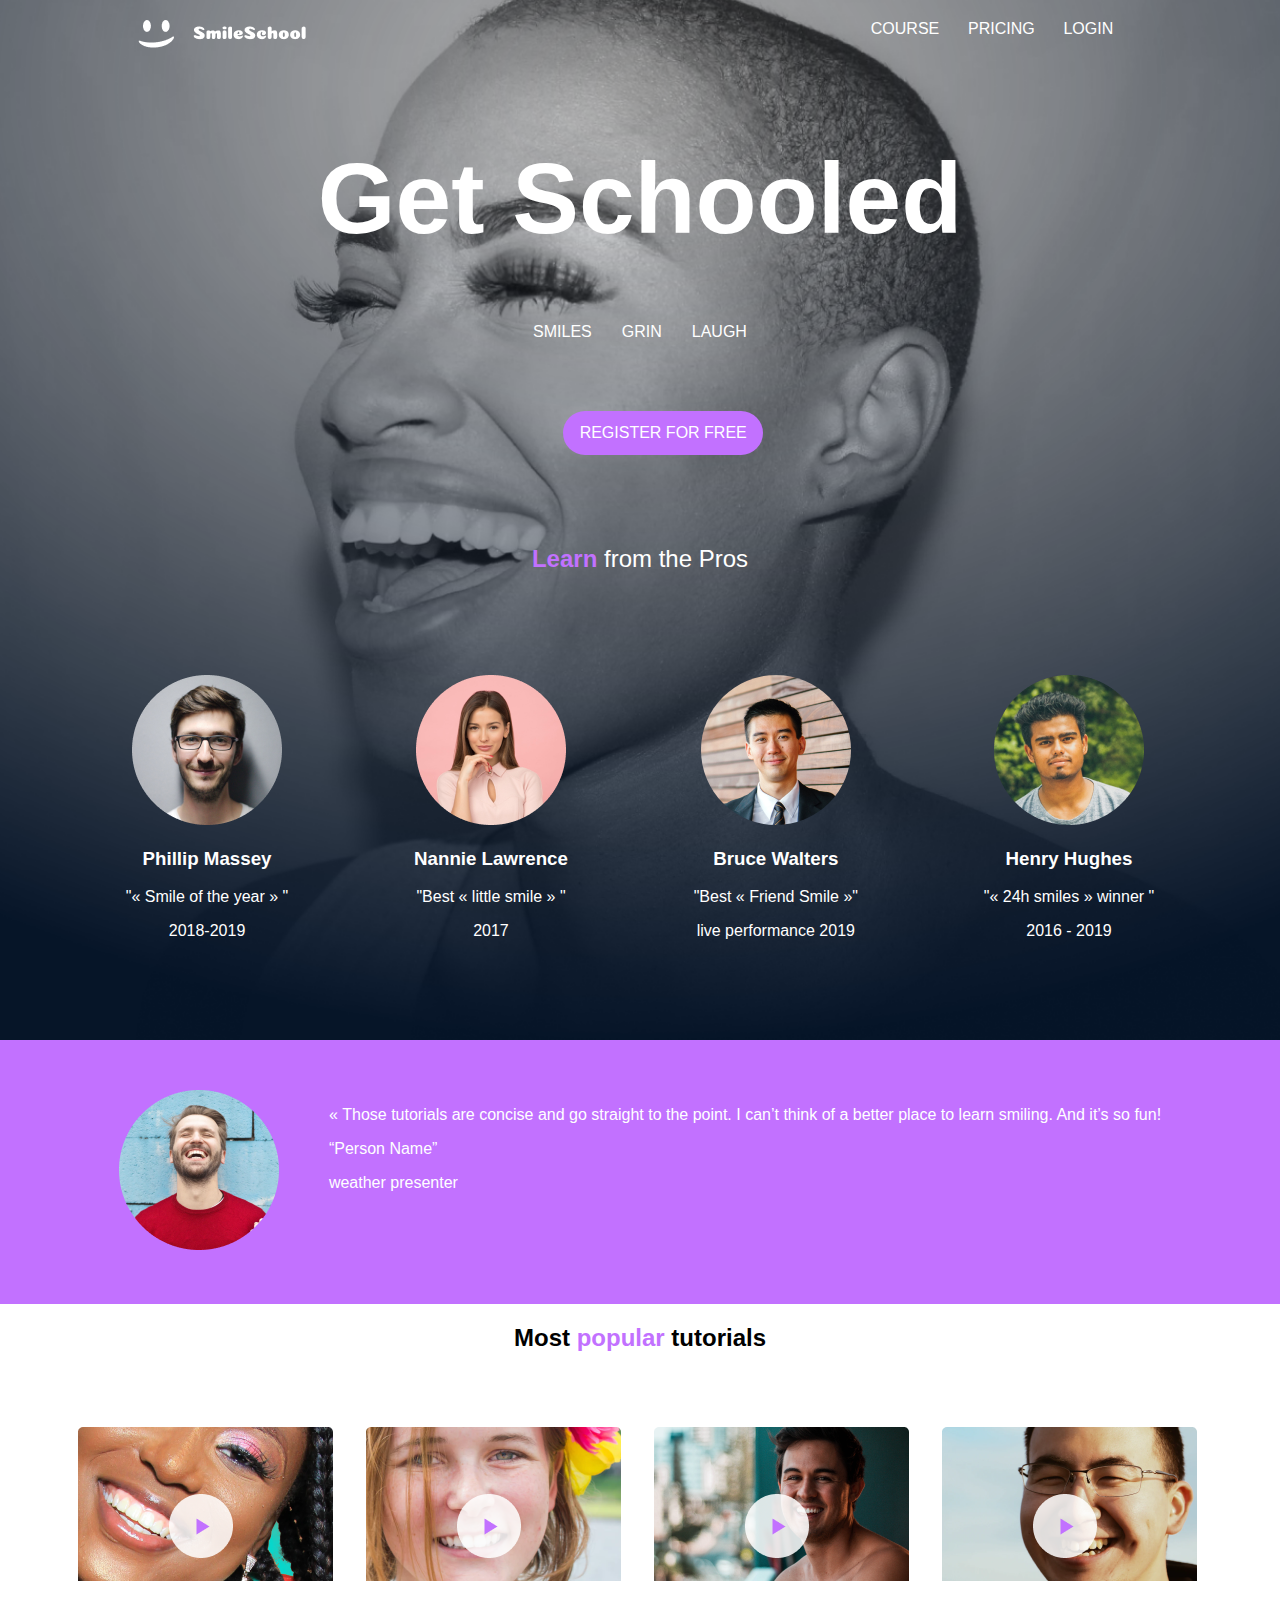
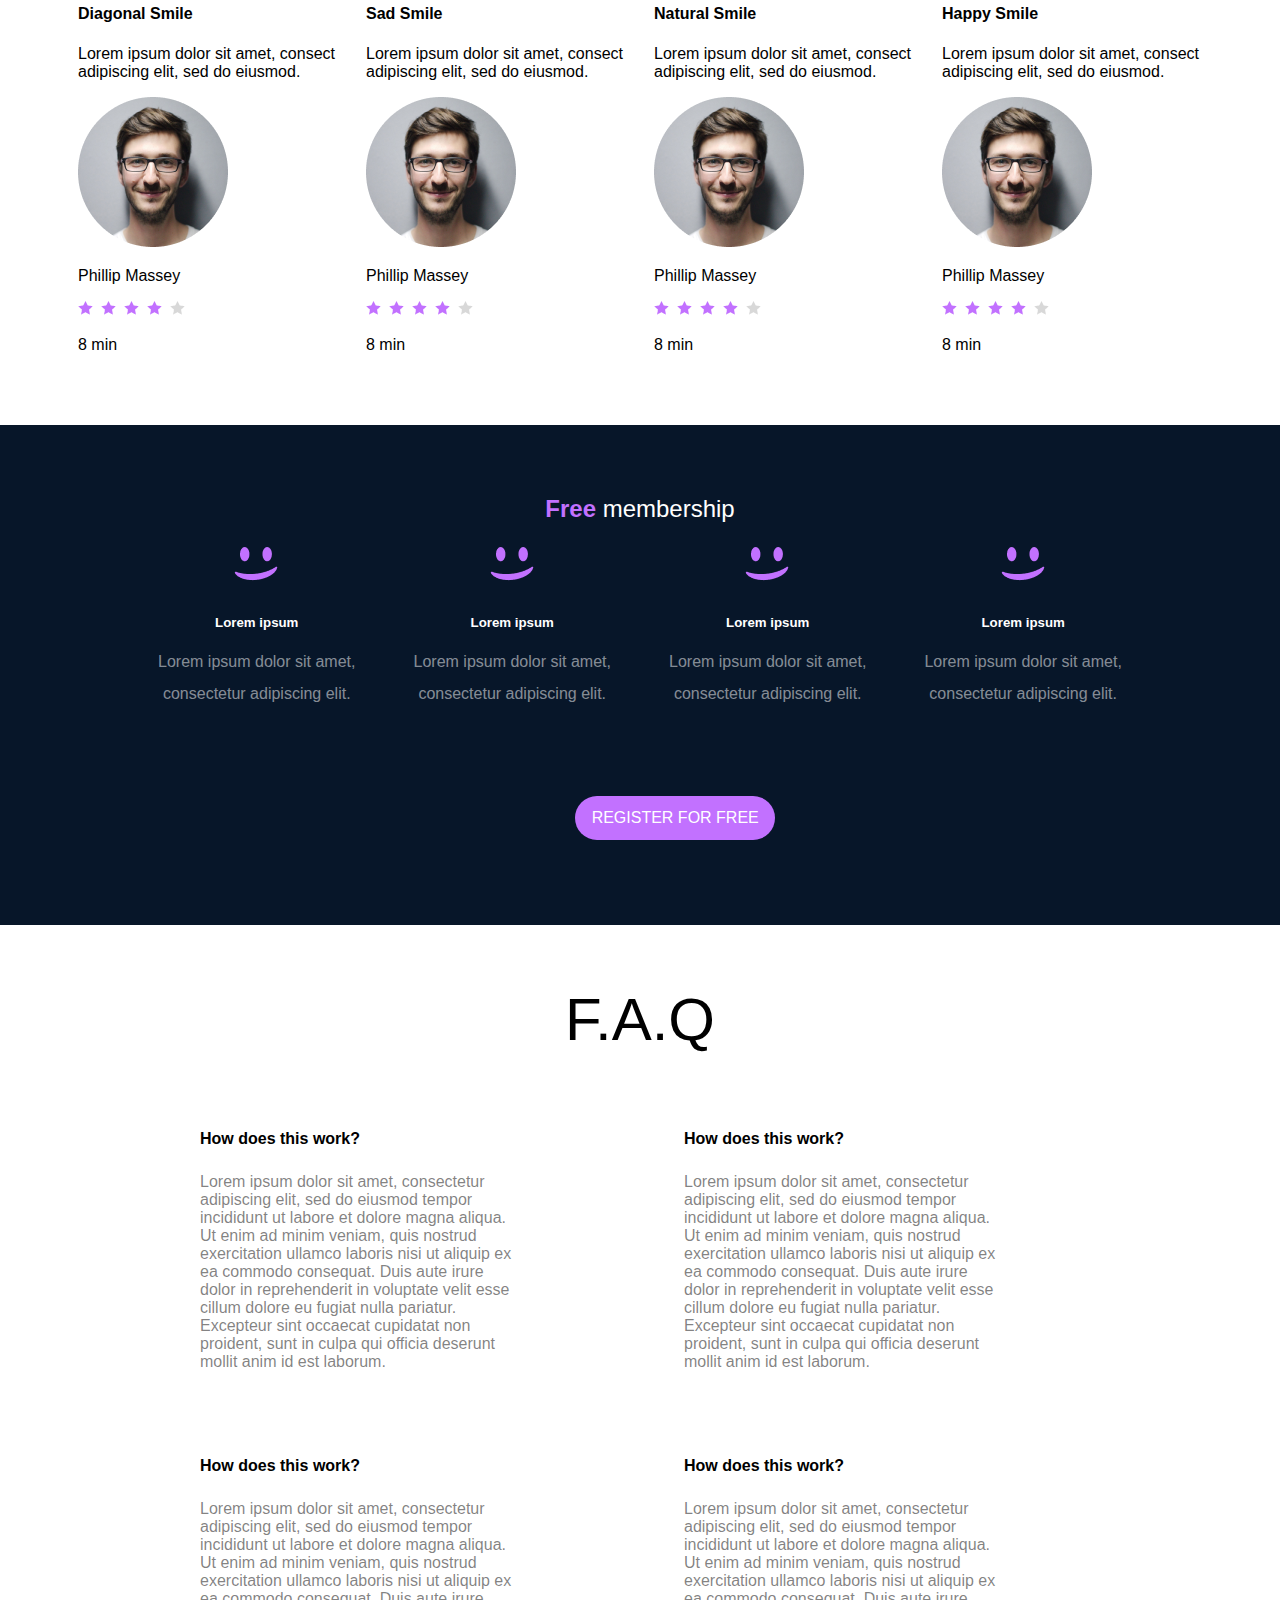
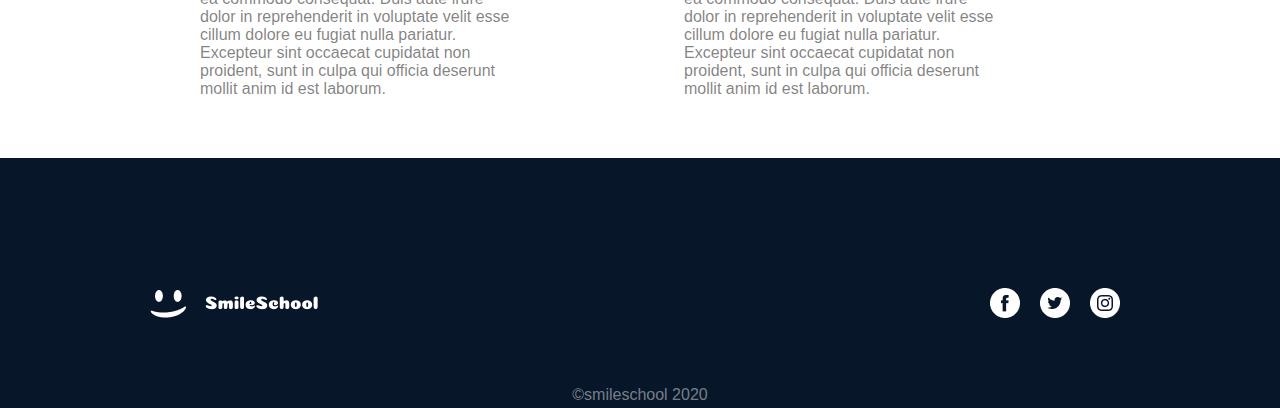
<file: css_advanced/index.html>
<!DOCTYPE html>
<html lang="en">
<head>
    <meta charset="UTF-8">
    <meta name="viewport" content="width=device-width, initial-scale=1.0">
    <link rel="stylesheet" href="styles.css">
    <title>GET SCHOOLED</title>
</head>
<body>
   <div class="header-image">
    <header>
        <div>
        <a href="#top"><img src="images/logo.png" alt="logo"></a>
        </div>

        <div>
            <nav>
                    <div><li><a href="#top">COURSE</a></li></div>
                    <div><li><a href="#top">PRICING</a></li></div>
                    <div><li><a href="#top">LOGIN</a></li></div>

            </nav>
        </div>

    </header>
    <!--Main goes here-->
    <main>
      <!-- rounded images -->
           <article>
            <div class="schooled">
                <div>
                    <h1>Get Schooled</h1>
                </div>
                <div class="smiles">
                    <span>SMILES</span>
                    <span>GRIN</span>
                    <span>LAUGH</span>
                </div>
                <div class="btn1">
                    <button>REGISTER FOR FREE</button>
                </div>
    
            </div>
            <section class="images-section">
                <div class="rounded-images-block">
                    <div class="h2-intro"><h2><span class="learn">Learn</span> from the Pros</h2></div>
                    <!-- main round images-->
                    <div class="images">
    
                    <!-- first block-->  
                     <div class="first-block">
                        <img src="images/1.png" alt="pic1">
                        <h3>Phillip Massey</h3>
                        <p>"« Smile of the year » "</p>
                        <span>2018-2019</span>
                     </div>  
                    <!-- second block--> 
                    <div class="second-block">
                        <img src="images/3.png" alt="pic2">
                        <h3>Nannie Lawrence</h3>
                        <p>"Best « little smile » "</p>
                            <span>2017</span>
                     </div>  
                      <!-- third block--> 
                    <div class="third-block">
                        <img src="images/2.png" alt="pic3">
                        <h3>Bruce Walters</h3>
                        <p>"Best « Friend Smile »"</p>
                            <span>live performance 2019</span>
                     </div>  
                      <!-- fourth block--> 
                    <div class="fourth-block">
                        <img src="images/4.png" alt="pic4">
                        <h3>Henry Hughes</h3>
                        <p>"« 24h smiles » winner "</p>
                            <span>2016 - 2019</span>
                    </div>  
                </div>
            </section>
            <section>
           </article>
   </div>
                 
               

                 <!--Quote-->
                 <section class="quote">
                    <div class="quote-inside">
                        <div>
                        <img src="images/5.png" alt="pic5">
                        </div>
                        <div>
                            <p>« Those tutorials are concise and go straight to the point. I can’t think of a better place to learn smiling. And it’s so fun!</p>
                            <q>Person Name</q>
                            <p>weather presenter</p>
                        </div>

                    </div>
                 </section>

                 <!--video section-->
                 <section>
                    <div class="videos">
                        <h2>Most <span class="learn">popular</span> tutorials</h2>
            
                        <div class="vid">
                            <!-- first video block -->
                             <div class="first-video-block">
                                <img src="./images/9.png" alt="">
                                <img class="play" src="images/play.png" alt="">
                                <h4>Diagonal Smile</h4>
                                <div class="txt1"><p>Lorem ipsum dolor sit amet, consect adipiscing elit, sed do eiusmod.</p></div>
                                <div>
                                    <div class="author">
                                        <img src="./images/1.png" alt="">
                                        <div><p>Phillip Massey</p></div>
                                    </div>
                                    <!-- stars -->
                                    <div class="stars">
                                        <img src="./images/rating.png" alt="">
                                        <div><p>8 min</p></div>
                                    </div>
                                </div>
                             </div>
            
                             <!-- second video block -->
                             <div class="second-video-block">
                                <img src="./images/7.png" alt="">
                                <img class="play" src="images/play.png" alt="">
                                <h4>Sad Smile</h4>
                                <div class="txt1"><p>Lorem ipsum dolor sit amet, consect adipiscing elit, sed do eiusmod.</p></div>
                                <div>
                                    <div class="author">
                                        <img src="./images/1.png" alt="">
                                        <div><p>Phillip Massey</p></div>
                                    </div>
                                    <!-- stars -->
                                    <div class="stars">
                                        <img src="./images/rating.png" alt="">
                                        <div><p>8 min</p></div>
                                    </div>
                                </div>
                             </div>
            
                             <!-- third video  -->
                             <div class="third-video-block">
                                <img src="./images/8.png" alt="">
                                <img class="play" src="images/play.png" alt="">
                                <h4>Natural Smile</h4>
                                <div class="txt1"><p>Lorem ipsum dolor sit amet, consect adipiscing elit, sed do eiusmod.</p></div>
                                <div>
                                    <div class="author">
                                        <img src="./images/1.png" alt="">
                                        <div><p>Phillip Massey</p></div>
                                    </div>
                                    <!-- stars -->
                                    <div class="stars">
                                        <img src="./images/rating.png" alt="">
                                        <div><p>8 min</p></div>
                                    </div>
                                </div>
                             </div>
            
                             <!-- video block -->
                             <div class="foruth-video-block">
                                <img src="./images/6.png" alt="">
                                <img class="play" src="images/play.png" alt="">
                                <h4>Happy Smile</h4>
                                <div class="txt1"><p>Lorem ipsum dolor sit amet, consect adipiscing elit, sed do eiusmod.</p></div>
                                <div>
                                    <div class="author">
                                        <img src="./images/1.png" alt="">
                                        <div><p>Phillip Massey</p></div>
                                    </div>
                                    <!-- stars -->
                                    <div class="stars">
                                        <img src="./images/rating.png" alt="">
                                        <div><p>8 min</p></div>
                                    </div>
                                </div>
                             </div>
                        </div>
                    </div>
                  </section>



                 <!--membership-->
                 <section class="membership">
                    <div class="member">
                        <h2><span class="learn">Free</span> membership</h2>
                        <div class="smile">
                            <div class="smile1">
                                <img src="images/smile.png" alt="">
                                <h5>Lorem ipsum</h5>
                                <p>Lorem ipsum dolor sit amet,<br> consectetur adipiscing elit.</p>
                            </div>

                            <div class="smile2">
                                <img src="images/smile.png" alt="">
                                <h5>Lorem ipsum</h5>
                                <p>Lorem ipsum dolor sit amet,<br> consectetur adipiscing elit.</p>
                            </div>

                            <div class="smile3">
                                <img src="images/smile.png" alt="">
                                <h5>Lorem ipsum</h5>
                                <p>Lorem ipsum dolor sit amet,<br> consectetur adipiscing elit.</p>
                            </div>

                            <div class="smile4">
                                <img src="images/smile.png" alt="">
                                <h5>Lorem ipsum</h5>
                                <p>Lorem ipsum dolor sit amet, <br> consectetur adipiscing elit.</p>
                            </div>

                        </div>

                        <div class="btn1">
                        <button>REGISTER FOR FREE</button>
                        </div>
                    </div>

                 </section>

                 <!--FAQs-->
                 
                 <section class="faq-section">
                    <h2>F.A.Q</h2>
                    <div class="col">
                        <div class="flex">
                            <div class="h">
                                <h3>How does this work?</h3> 
                                <div class="l">
                                    Lorem ipsum dolor sit amet, consectetur adipiscing elit, sed do eiusmod tempor incididunt ut labore et dolore magna aliqua. Ut enim ad minim veniam, quis nostrud exercitation ullamco laboris nisi ut aliquip ex ea commodo consequat. Duis aute irure dolor in reprehenderit in voluptate velit esse cillum dolore eu fugiat nulla pariatur. Excepteur sint occaecat cupidatat non proident, sunt in culpa qui officia deserunt mollit anim id est laborum.
                                </div>    
                            </div>
                            <div class="h">
                                <h3>How does this work?</h3> 
                                <div class="l">
                                    Lorem ipsum dolor sit amet, consectetur adipiscing elit, sed do eiusmod tempor incididunt ut labore et dolore magna aliqua. Ut enim ad minim veniam, quis nostrud exercitation ullamco laboris nisi ut aliquip ex ea commodo consequat. Duis aute irure dolor in reprehenderit in voluptate velit esse cillum dolore eu fugiat nulla pariatur. Excepteur sint occaecat cupidatat non proident, sunt in culpa qui officia deserunt mollit anim id est laborum.
                                </div>    
                            </div>
                        </div>
                        <div class="flex">
                            <div class="h">
                                <h3>How does this work?</h3> 
                                <div class="l">
                                    Lorem ipsum dolor sit amet, consectetur adipiscing elit, sed do eiusmod tempor incididunt ut labore et dolore magna aliqua. Ut enim ad minim veniam, quis nostrud exercitation ullamco laboris nisi ut aliquip ex ea commodo consequat. Duis aute irure dolor in reprehenderit in voluptate velit esse cillum dolore eu fugiat nulla pariatur. Excepteur sint occaecat cupidatat non proident, sunt in culpa qui officia deserunt mollit anim id est laborum.
                                </div>    
                            </div>
                            <div class="h">
                                <h3>How does this work?</h3> 
                                <div class="l">
                                    Lorem ipsum dolor sit amet, consectetur adipiscing elit, sed do eiusmod tempor incididunt ut labore et dolore magna aliqua. Ut enim ad minim veniam, quis nostrud exercitation ullamco laboris nisi ut aliquip ex ea commodo consequat. Duis aute irure dolor in reprehenderit in voluptate velit esse cillum dolore eu fugiat nulla pariatur. Excepteur sint occaecat cupidatat non proident, sunt in culpa qui officia deserunt mollit anim id est laborum.
                                </div>    
                            </div>
                        </div>
                    
                </section>


                </div>
            

        </section>
    </main>

    <footer>
        <section>
        <div class="content">
            <div>
                <img src="images/logo.png" alt="logo">
            </div>
            <!--icons-->
            <div class="icons">
                <div class="icon-flex"><img src="images/Facebook_White.png" alt=""></div>
                <div class="icon-flex"><img src="images/Twitter_White.png" alt=""></div>
                <div class="icon-flex"><img src="images/Instagram_White.png" alt=""></div>
            </div>
           

        </div>
        <p>©smileschool 2020</p>
    </section>
    </footer>

</body>
</html>
</file>
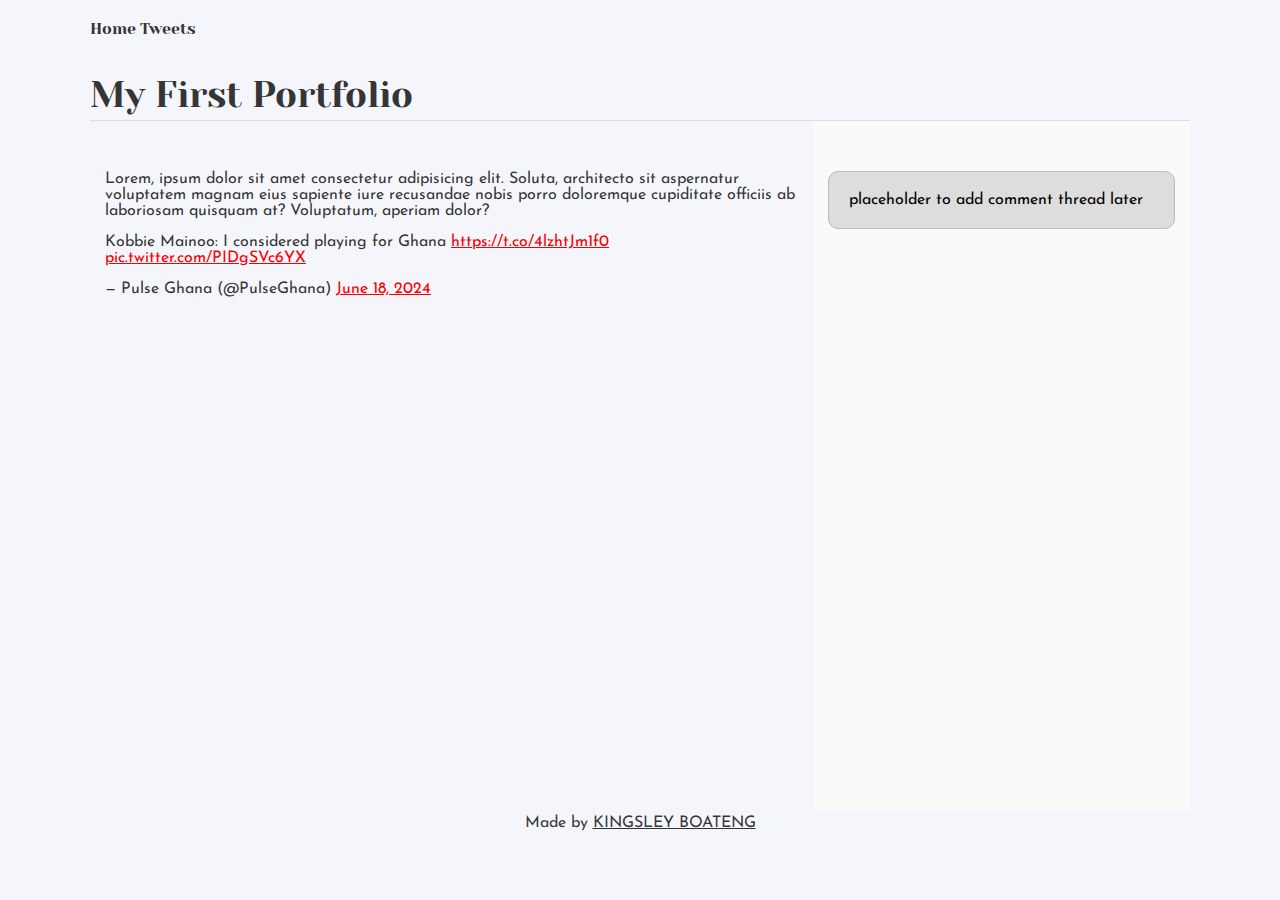
<file: css_basic/tweets.html>
<!DOCTYPE html>
<html lang="en">
<head>
    <meta charset="UTF-8">
    <meta name="viewport" content="width=device-width, initial-scale=1.0">
    <title>My First Portfolio</title>

    <link href="base.css" rel="stylesheet">
    <link href="styles.css" rel="stylesheet">
</head>
<body>
<header>
<nav>
    <ul>
    <a href="index.html"><li>Home</li></a>
    <a href="tweets.html"><li>Tweets</li></a>
    </ul>
</nav>  
<h1> My First Portfolio </h1>
</header>
  
<main>
    <article>
    <p> Lorem, ipsum dolor sit amet consectetur adipisicing elit. Soluta,
         architecto sit aspernatur voluptatem magnam eius sapiente iure 
         recusandae nobis porro doloremque cupiditate officiis ab laboriosam 
         quisquam at? Voluptatum, aperiam dolor?</p>
    

         <p>
            <blockquote class="twitter-tweet"><p lang="en" dir="ltr">Kobbie Mainoo: I considered playing for Ghana 
                <a href="https://t.co/4lzhtJm1f0">https://t.co/4lzhtJm1f0</a> <a href="https://t.co/PIDgSVc6YX">pic.twitter.com/PIDgSVc6YX</a>
                </p>&mdash; Pulse Ghana (@PulseGhana) <a href="https://twitter.com/PulseGhana/status/1803177050334793832?ref_src=twsrc%5Etfw">June 18, 2024</a>
                </blockquote> <script async src="https://platform.twitter.com/widgets.js" charset="utf-8"></script>    
         </p>
    </article>
    <aside>
        <p>placeholder to add comment thread later</p>
    </aside>
</main>

<footer>
    <p>Made by <a href="https://github.com/kingboatgh" target="_blank"> KINGSLEY BOATENG </a>
    </p>
</footer>

</body>
</html>
</file>
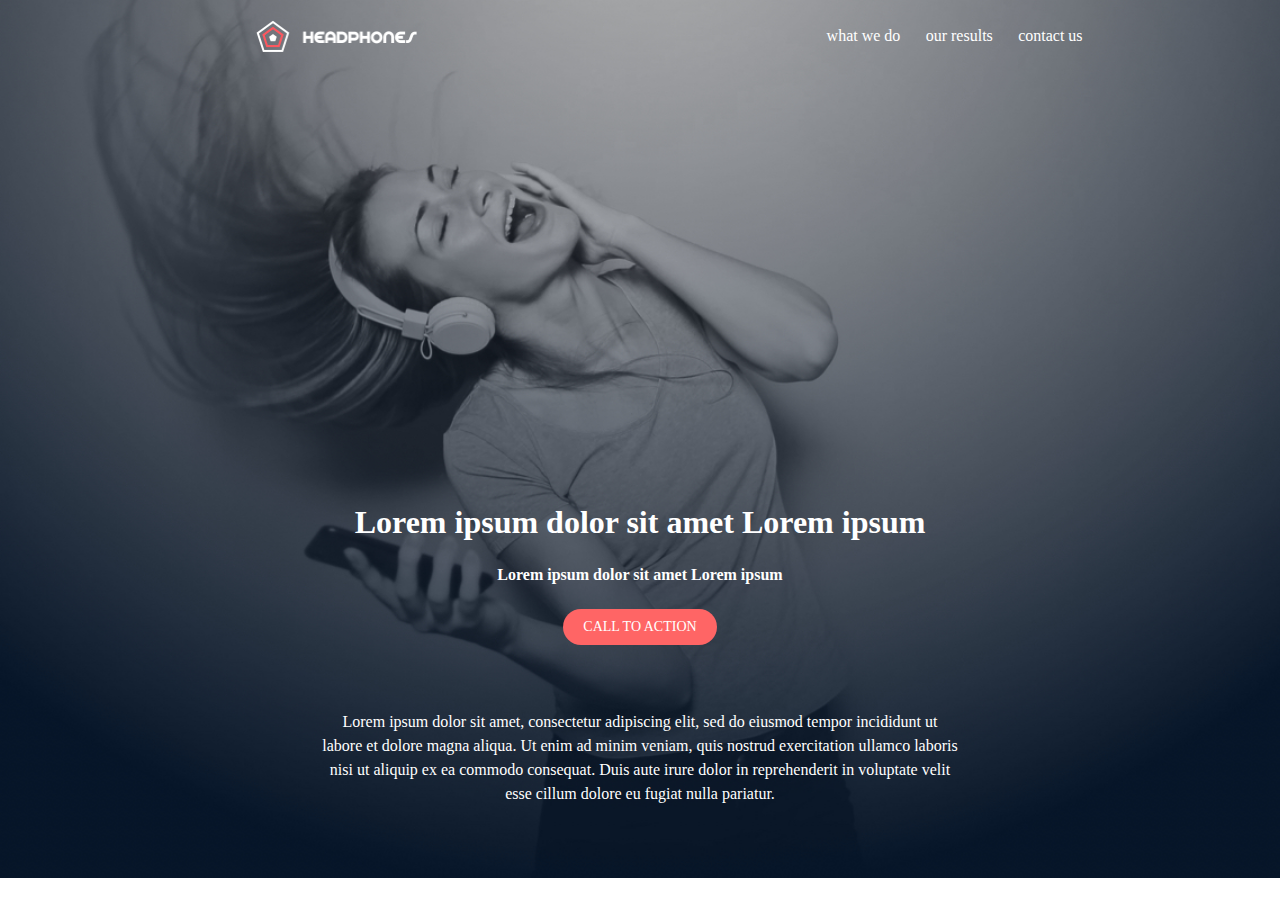
<file: headphones/0-index.html>
<!DOCTYPE html>
<html lang="en">
<head>
    <meta charset="UTF-8">
    <meta name="viewport" content="width=device-width, initial-scale=1.0">
    <title>Headphones</title>
    <link rel="stylesheet" href="0-styles.css">
</head>
<body>
    <section class="hero">
    <header>
        <div>
        <nav>
            <div class="logo">
                <img src="./assets/logo_headphones.png" alt="logo">
            </div>
            <ul class="navLinkContainer">
                <li class="navLink"><a href="#">what we do</a></li>
                <li class="navLink"><a href="#">our results</a></li>
                <li class="navLink"><a href="#">contact us</a></li>
            </ul>
        </nav>
        </div>

    </header>

    <main>
        <section class="article-container">
        <article class="article-content">
        <h2>Lorem ipsum dolor sit amet Lorem ipsum</h2>
        
        <h3>Lorem ipsum dolor sit amet Lorem ipsum</h3>

        <section class="button-top">
            <button>
                CALL TO ACTION
            </button>
        </section>

            <p>Lorem ipsum dolor sit amet, consectetur adipiscing elit, sed do eiusmod tempor incididunt ut 
                labore et dolore magna aliqua. Ut enim ad minim veniam, quis nostrud exercitation ullamco 
                laboris nisi ut aliquip ex ea commodo consequat. Duis aute irure dolor in reprehenderit in 
                voluptate velit esse cillum dolore eu fugiat nulla pariatur.
            </p>
        </article>
        </section>
        </section>

</body>
</html>
</file>
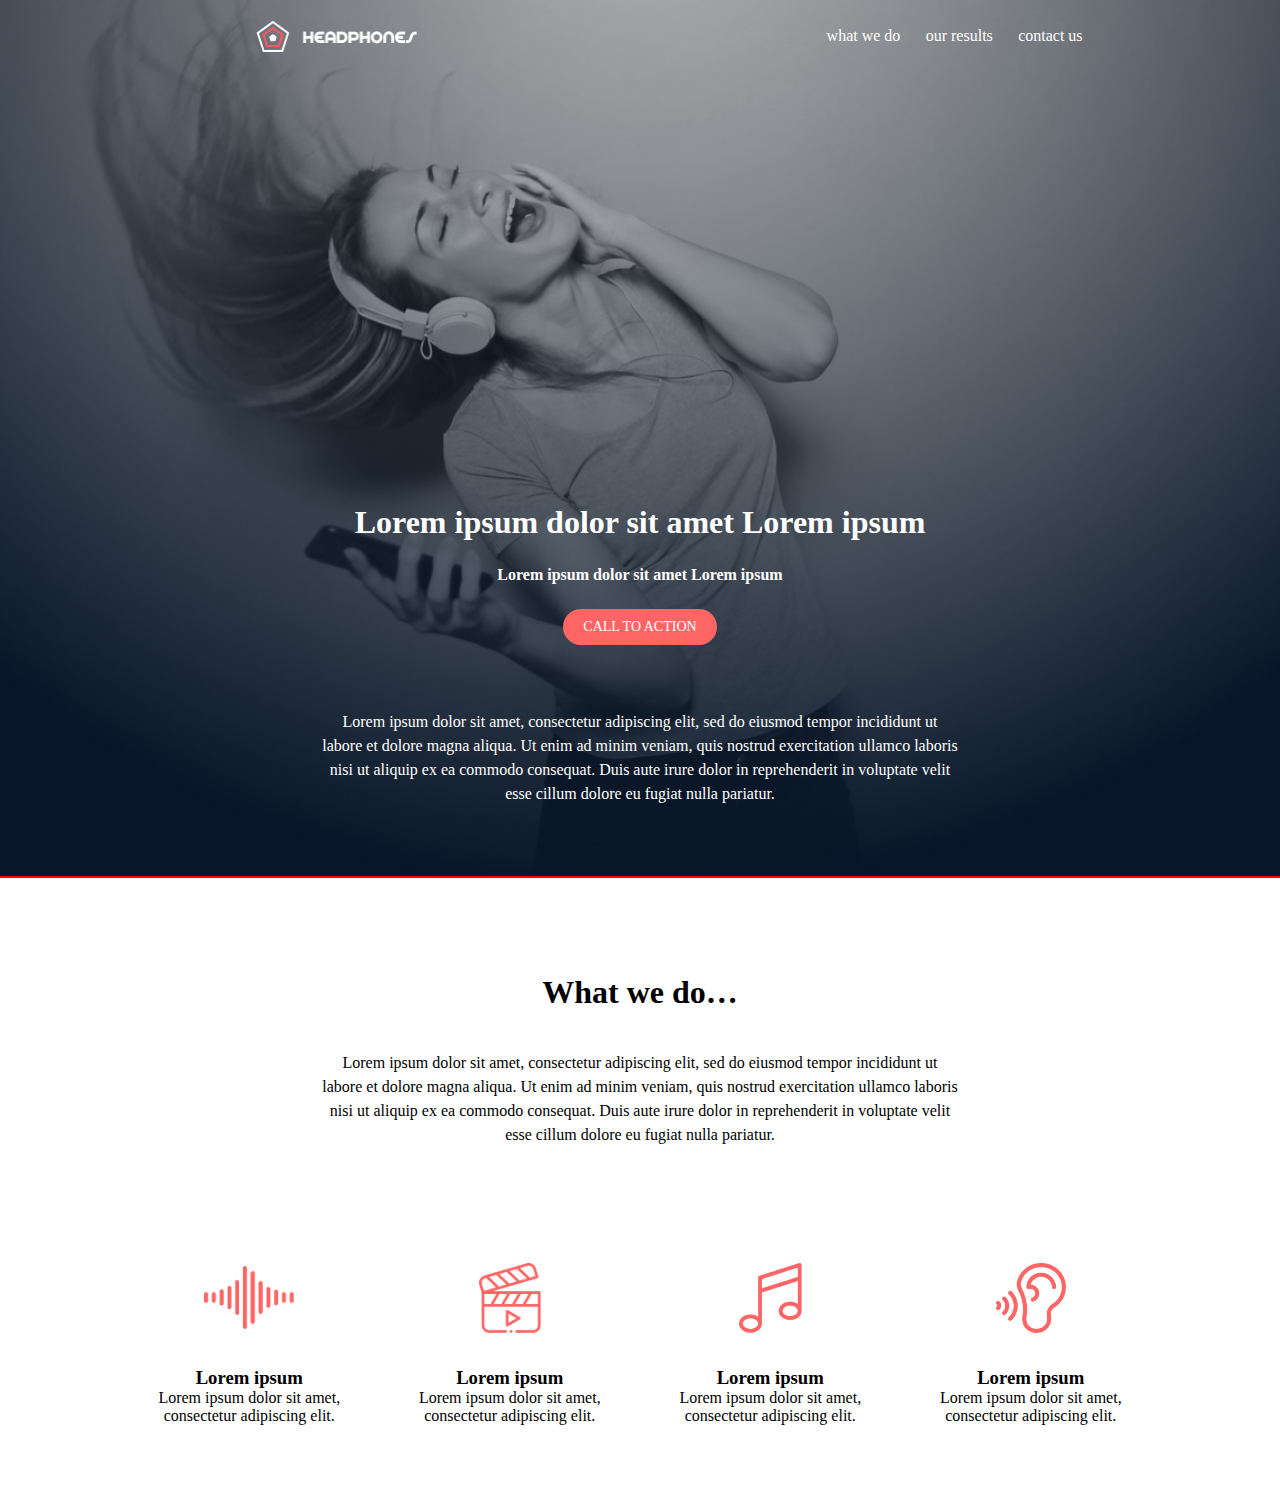
<file: headphones/1-index.html>
<!DOCTYPE html>
<html lang="en">
<head>
    <meta charset="UTF-8">
    <meta name="viewport" content="width=device-width, initial-scale=1.0">
    <title>Headphones</title>
    <link rel="stylesheet" href="1-styles.css">
</head>
<body>
    <section class="hero">
    <header>
        <div>
        <nav>
            <div class="logo">
                <img src="./assets/logo_headphones.png" alt="logo">
            </div>
            <ul class="navLinkContainer">
                <li class="navLink"><a href="#">what we do</a></li>
                <li class="navLink"><a href="#">our results</a></li>
                <li class="navLink"><a href="#">contact us</a></li>
            </ul>
        </nav>
        </div>

    </header>

    <main>
        <section class="article-container">
        <article class="article-content">
        <h2>Lorem ipsum dolor sit amet Lorem ipsum</h2>
        
        <h3>Lorem ipsum dolor sit amet Lorem ipsum</h3>

        <section class="button-top">
            <button>
                CALL TO ACTION
            </button>
        </section>

            <p>Lorem ipsum dolor sit amet, consectetur adipiscing elit, sed do eiusmod tempor incididunt ut 
                labore et dolore magna aliqua. Ut enim ad minim veniam, quis nostrud exercitation ullamco 
                laboris nisi ut aliquip ex ea commodo consequat. Duis aute irure dolor in reprehenderit in 
                voluptate velit esse cillum dolore eu fugiat nulla pariatur.
            </p>
        </article>
        </section>
        </section>
                <!-------------- what we do section ----------->
        <section class="what-we-do">
            <div class="whatwedo-container"> 
            <h3>What we do…</h3>

            <p>Lorem ipsum dolor sit amet, consectetur adipiscing elit, sed do eiusmod tempor incididunt ut 
                labore et dolore magna aliqua. Ut enim ad minim veniam, quis nostrud exercitation ullamco 
                laboris nisi ut aliquip ex ea commodo consequat. Duis aute irure dolor in reprehenderit in 
                voluptate velit esse cillum dolore eu fugiat nulla pariatur.
            </p>
            </div>
                <!-------------- 4 thumbnails----------->
            <div class="whatwedo-thumbnail">

                                <!-- thumbnails 1-->
                <div class="cards">
                    <img class="card" src="./assets/icon_1.png" alt="icon">
                    <h3>Lorem ipsum</h3>
                    <p>Lorem ipsum dolor sit amet, consectetur adipiscing elit.</p>
                </div>
                                <!-- thumbnails 2-->
                <div class="cards">
                    <img class="card" src="./assets/icon_2.png" alt="icon">
                    <h3>Lorem ipsum</h3>
                    <p>Lorem ipsum dolor sit amet, consectetur adipiscing elit.</p>
                </div>
                                <!-- thumbnails 3-->
                <div class="cards">
                    <img class="card" src="./assets/icon_3.png" alt="icon">
                    <h3>Lorem ipsum</h3>
                    <p>Lorem ipsum dolor sit amet, consectetur adipiscing elit.</p>
                </div>
                                <!-- thumbnails 4-->
                <div class="cards">
                    <img class="card" src="./assets/icon_4.png" alt="icon">
                    <h3>Lorem ipsum</h3>
                    <p>Lorem ipsum dolor sit amet, consectetur adipiscing elit.</p>
                </div>

            </div>

        </section>

    </main>
    
</body>
</html>
</file>
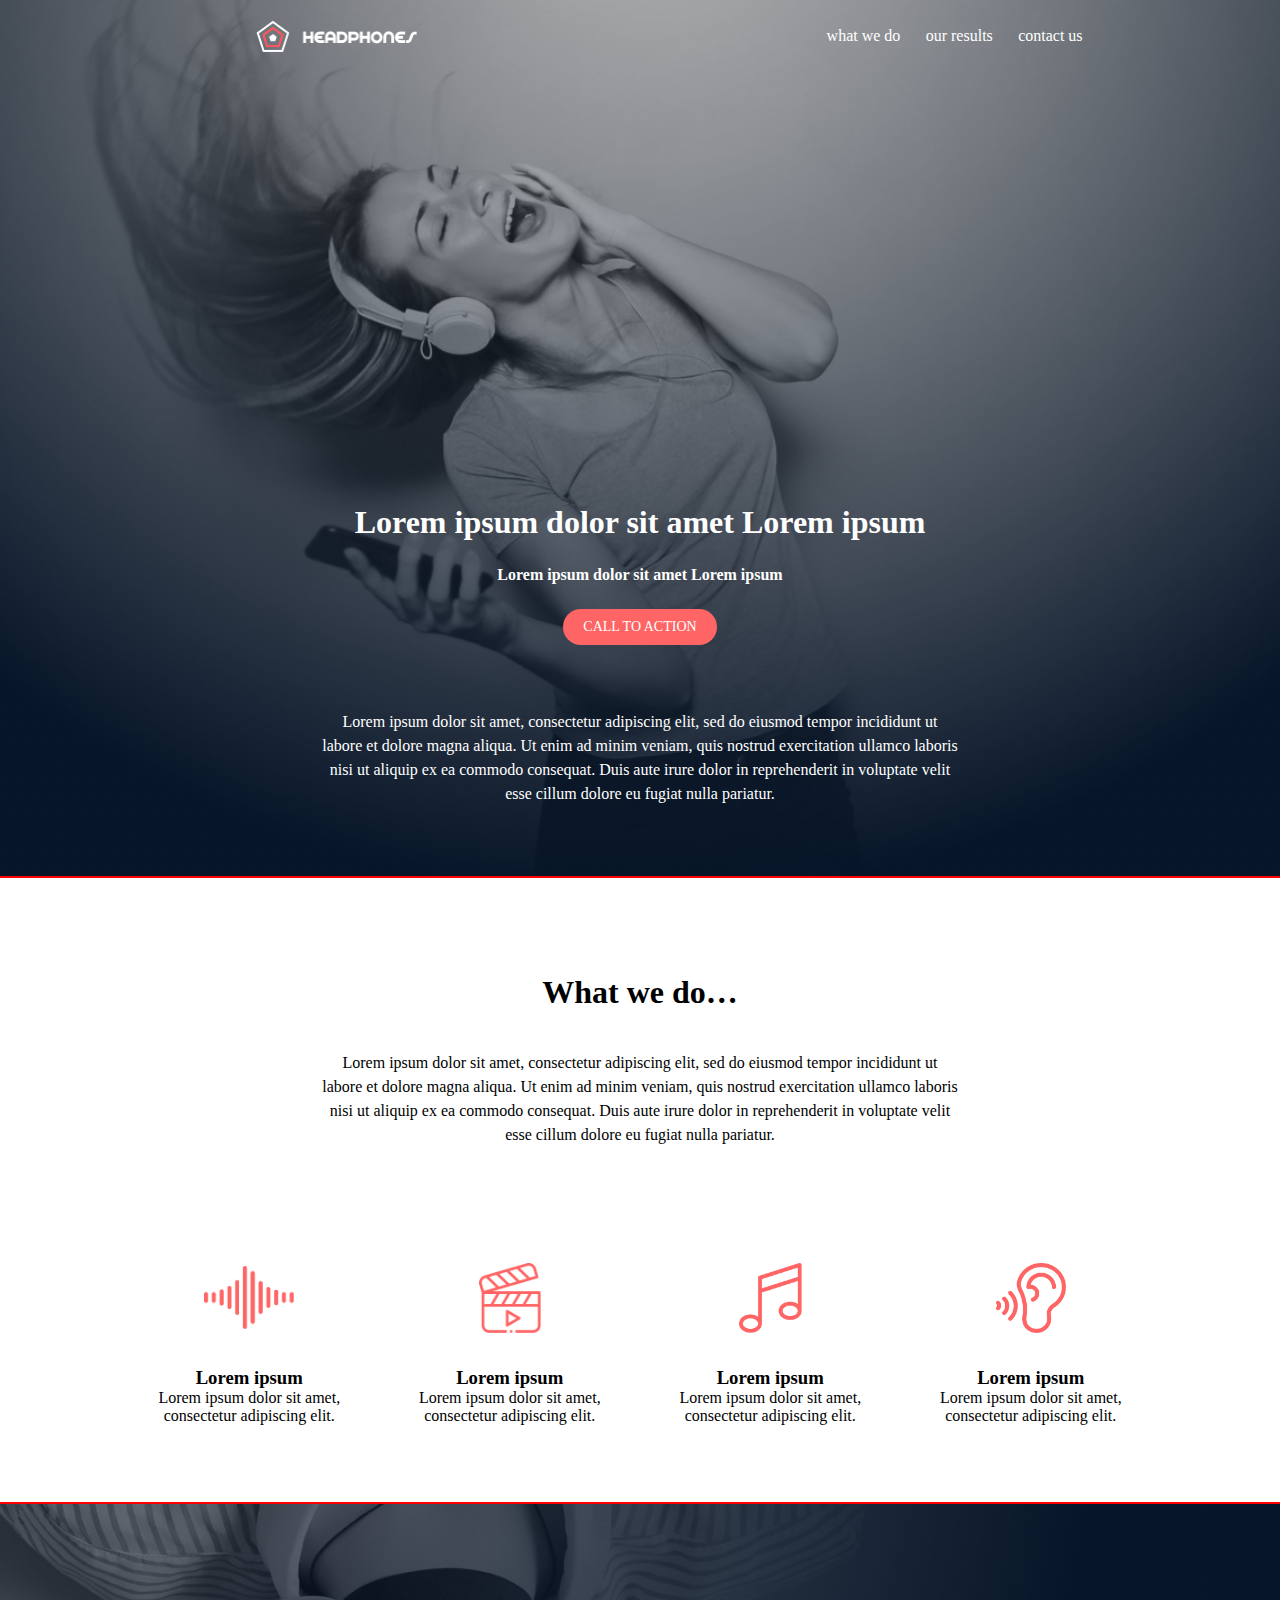
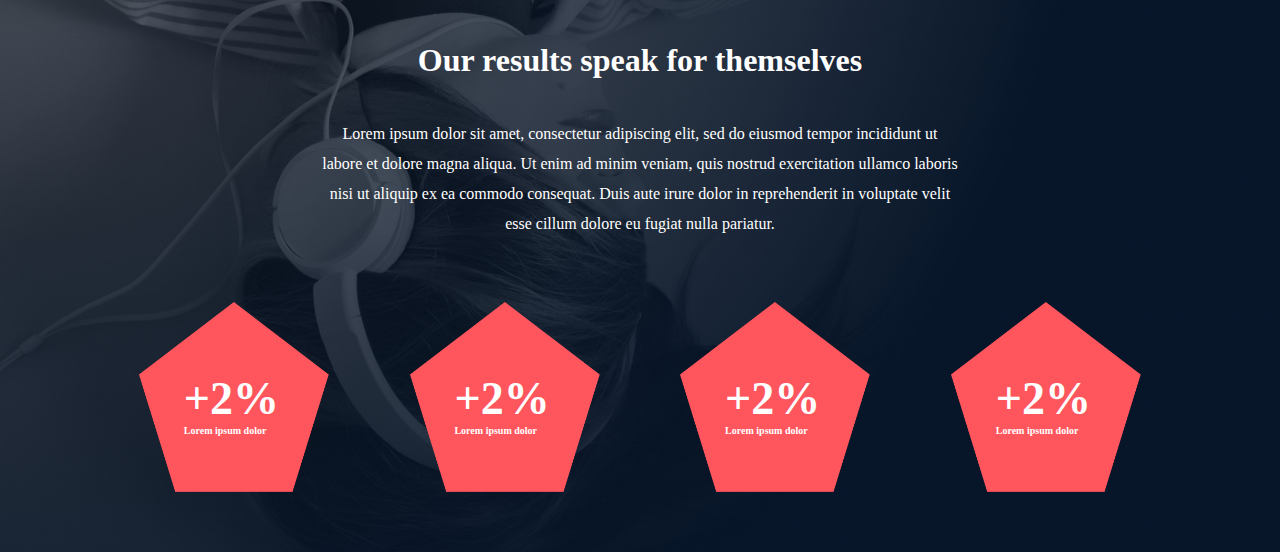
<file: headphones/2-index.html>
<!DOCTYPE html>
<html lang="en">
<head>
    <meta charset="UTF-8">
    <meta name="viewport" content="width=device-width, initial-scale=1.0">
    <title>Headphones</title>
    <link rel="stylesheet" href="2-styles.css">
</head>
<body>
    <section class="hero">
    <header>
        <div>
        <nav>
            <div class="logo">
                <img src="./assets/logo_headphones.png" alt="logo">
            </div>
            <ul class="navLinkContainer">
                <li class="navLink"><a href="#">what we do</a></li>
                <li class="navLink"><a href="#">our results</a></li>
                <li class="navLink"><a href="#">contact us</a></li>
            </ul>
        </nav>
        </div>

    </header>

    <main>
        <section class="article-container">
        <article class="article-content">
        <h2>Lorem ipsum dolor sit amet Lorem ipsum</h2>
        
        <h3>Lorem ipsum dolor sit amet Lorem ipsum</h3>

        <section class="button-top">
            <button>
                CALL TO ACTION
            </button>
        </section>

            <p>Lorem ipsum dolor sit amet, consectetur adipiscing elit, sed do eiusmod tempor incididunt ut 
                labore et dolore magna aliqua. Ut enim ad minim veniam, quis nostrud exercitation ullamco 
                laboris nisi ut aliquip ex ea commodo consequat. Duis aute irure dolor in reprehenderit in 
                voluptate velit esse cillum dolore eu fugiat nulla pariatur.
            </p>
        </article>
        </section>
        </section>

                <!-------------- what we do section ----------->
        <section class="what-we-do">
            <div class="whatwedo-container"> 
            <h3>What we do…</h3>

            <p>Lorem ipsum dolor sit amet, consectetur adipiscing elit, sed do eiusmod tempor incididunt ut 
                labore et dolore magna aliqua. Ut enim ad minim veniam, quis nostrud exercitation ullamco 
                laboris nisi ut aliquip ex ea commodo consequat. Duis aute irure dolor in reprehenderit in 
                voluptate velit esse cillum dolore eu fugiat nulla pariatur.
            </p>
            </div>
                <!-------------- 4 thumbnails----------->
            <div class="whatwedo-thumbnail">

                                <!-- thumbnails 1-->
                <div class="cards">
                    <img class="card" src="./assets/icon_1.png" alt="icon">
                    <h3>Lorem ipsum</h3>
                    <p>Lorem ipsum dolor sit amet, consectetur adipiscing elit.</p>
                </div>
                                <!-- thumbnails 2-->
                <div class="cards">
                    <img class="card" src="./assets/icon_2.png" alt="icon">
                    <h3>Lorem ipsum</h3>
                    <p>Lorem ipsum dolor sit amet, consectetur adipiscing elit.</p>
                </div>
                                <!-- thumbnails 3-->
                <div class="cards">
                    <img class="card" src="./assets/icon_3.png" alt="icon">
                    <h3>Lorem ipsum</h3>
                    <p>Lorem ipsum dolor sit amet, consectetur adipiscing elit.</p>
                </div>
                                <!-- thumbnails 4-->
                <div class="cards">
                    <img class="card" src="./assets/icon_4.png" alt="icon">
                    <h3>Lorem ipsum</h3>
                    <p>Lorem ipsum dolor sit amet, consectetur adipiscing elit.</p>
                </div>
            </div>
        </section>

                    <!------------ Our results section----------->
        <section class="our_results">
            <div class="text-area">
                <h1>Our results speak for themselves</h1>
                <p>Lorem ipsum dolor sit amet, consectetur adipiscing elit, sed do eiusmod tempor incididunt ut labore et dolore magna aliqua. Ut enim ad minim veniam, quis nostrud exercitation ullamco laboris nisi ut aliquip ex ea commodo consequat. Duis aute irure dolor in reprehenderit in voluptate velit esse cillum dolore eu fugiat nulla pariatur.</p>
            </div>
            <div class="pentagon">
                <div class="pentagon_shape">
                    <img  class="pent-icon" src="./assets/pentagon.png" alt="">
                    <div class="penta-text">
                        <h1>+2%</h1>
                        <p>Lorem ipsum dolor</p>
                    </div>
                </div>

                <div class="pentagon_shape">
                    <img class="pent-icon" src="./assets/pentagon.png" alt="">
                    <div class="penta-text">
                        <h1>+2%</h1>
                        <p>Lorem ipsum dolor</p>
                    </div>
                </div>

                <div class="pentagon_shape">
                    <img class="pent-icon" src="./assets/pentagon.png" alt="">
                    <div class="penta-text">
                        <h1>+2%</h1>
                        <p>Lorem ipsum dolor</p>
                    </div>
                </div>

                <div class="pentagon_shape">
                    <img class="pent-icon" src="./assets/pentagon.png" alt="">
                    <div class="penta-text">
                        <h1>+2%</h1>
                        <p>Lorem ipsum dolor</p>
                    </div>
                </div>
            </div>
        </section>


    </main>
    
    
</body>
</html>
</file>
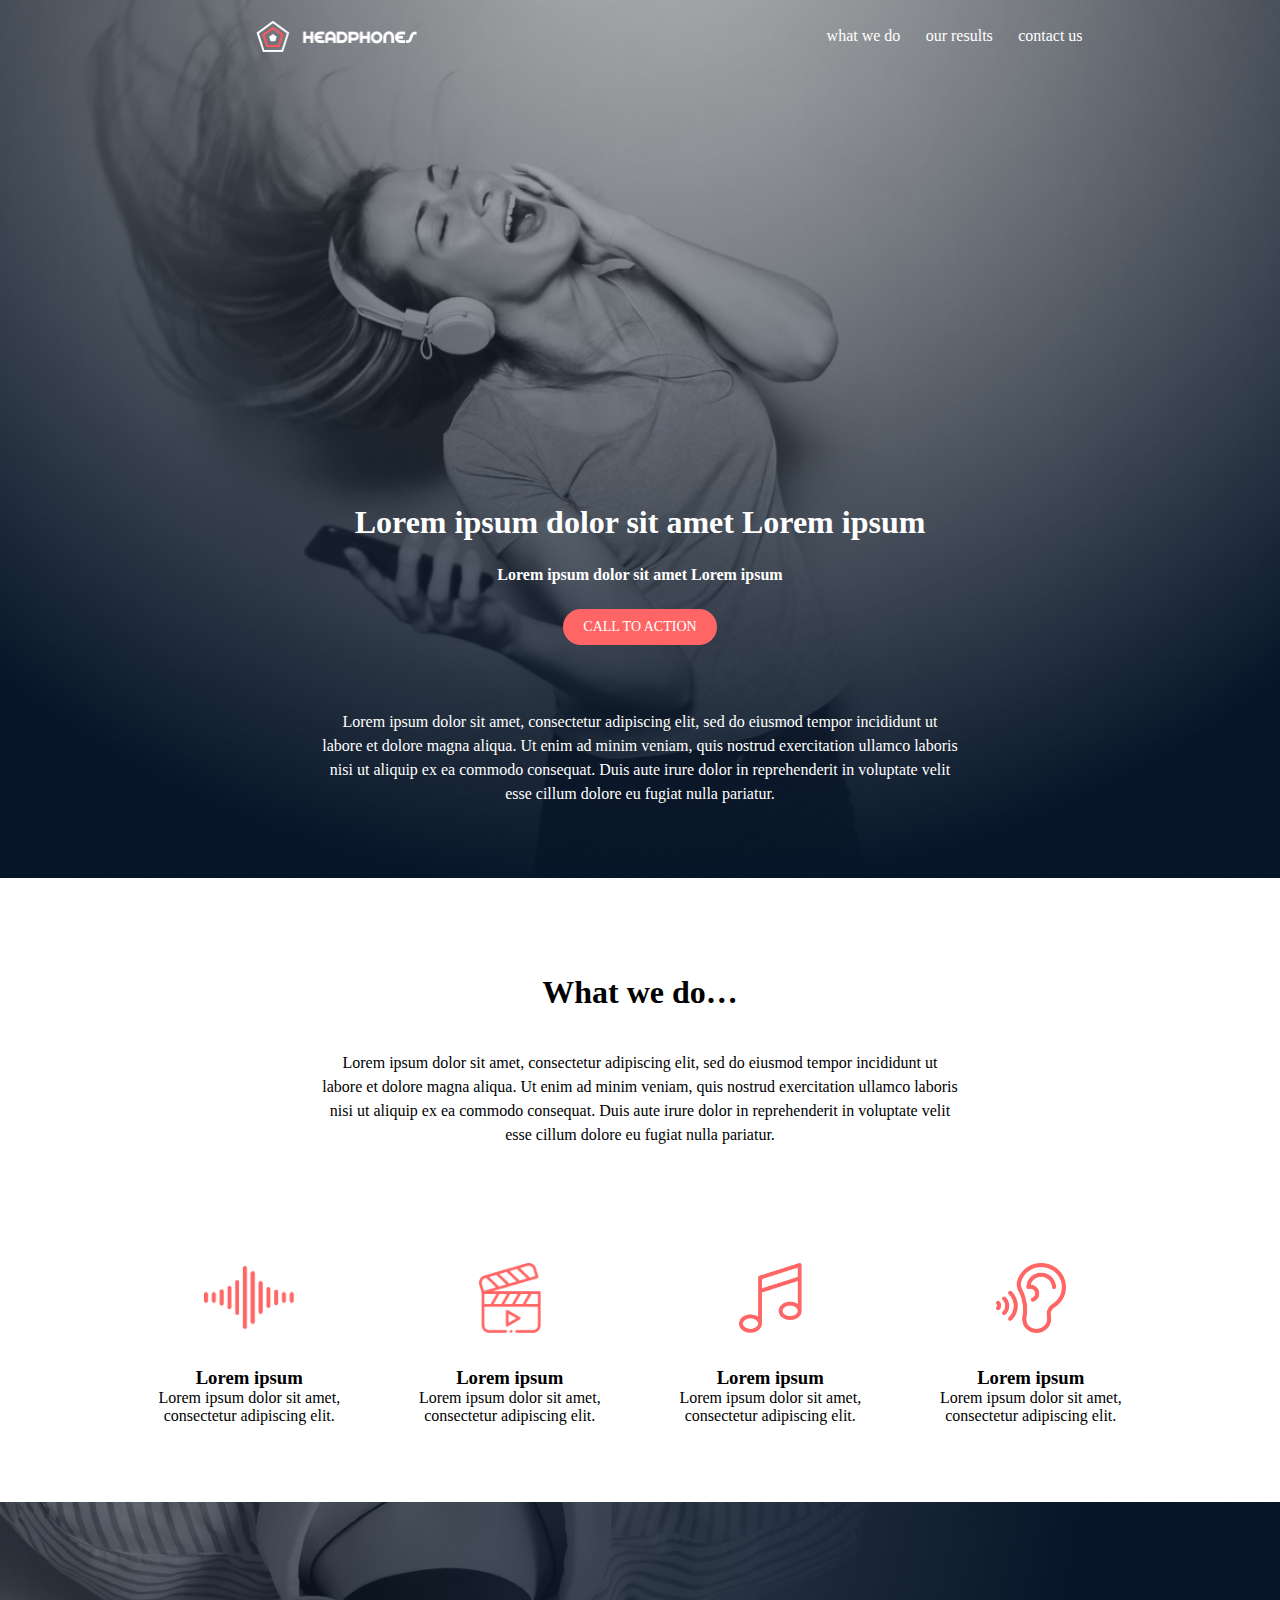
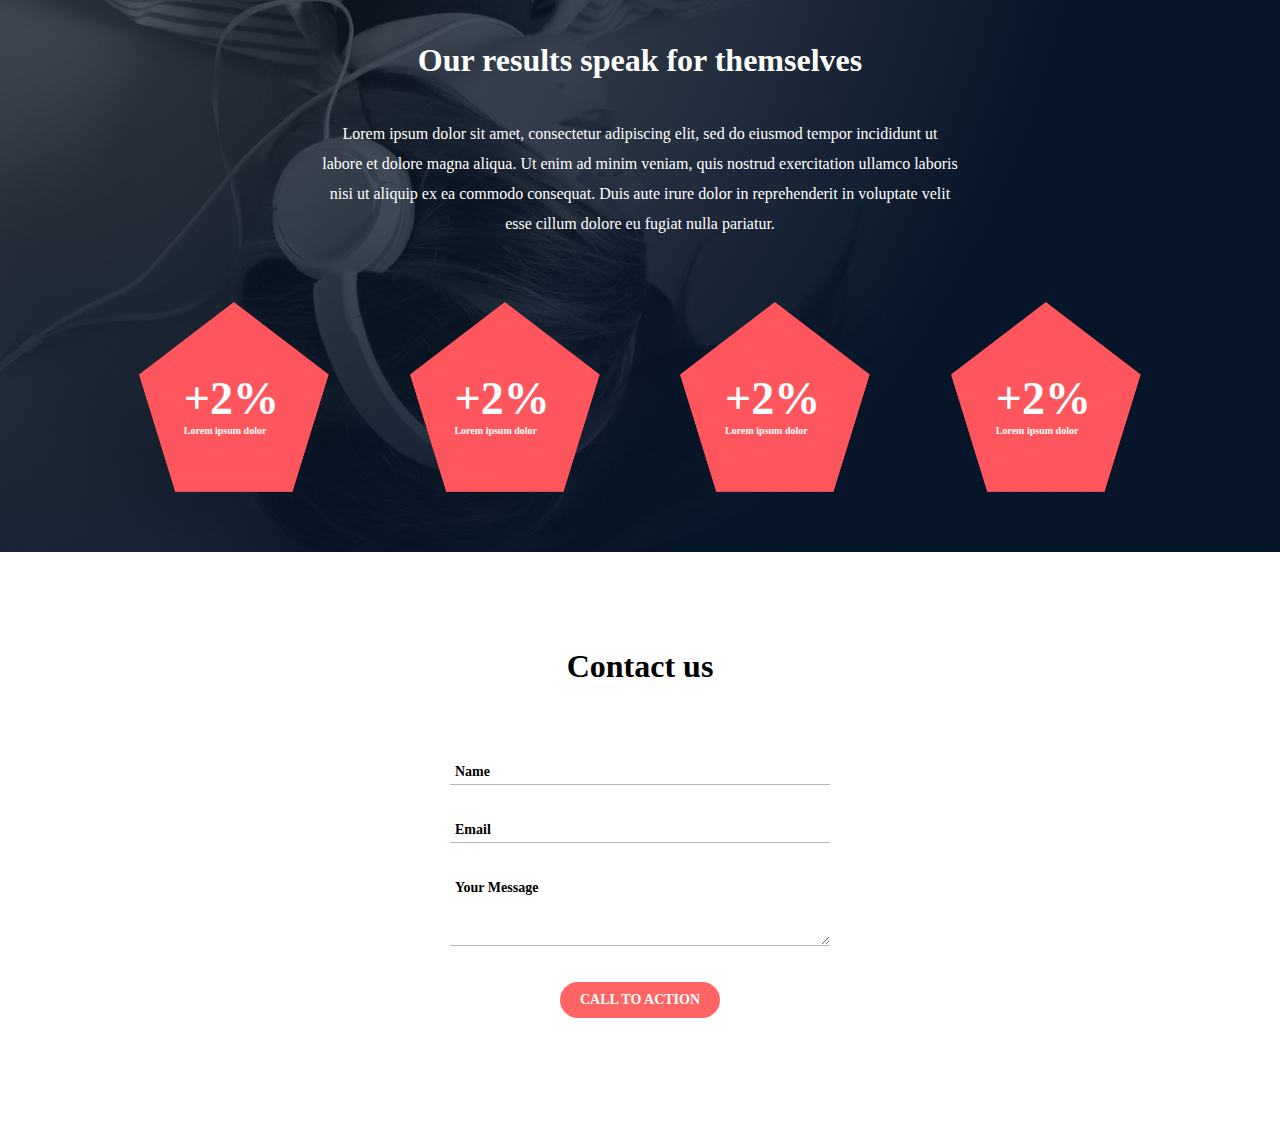
<file: headphones/3-index.html>
<!DOCTYPE html>
<html lang="en">
<head>
    <meta charset="UTF-8">
    <meta name="viewport" content="width=device-width, initial-scale=1.0">
    <title>Headphones</title>
    <link rel="stylesheet" href="3-styles.css">
</head>
<body>
    <section class="hero">
    <header>
        <div>
        <nav>
            <div class="logo">
                <img src="./assets/logo_headphones.png" alt="logo">
            </div>
            <ul class="navLinkContainer">
                <li class="navLink"><a href="#">what we do</a></li>
                <li class="navLink"><a href="#">our results</a></li>
                <li class="navLink"><a href="#">contact us</a></li>
            </ul>
        </nav>
        </div>

    </header>

    <main>
        <section class="article-container">
        <article class="article-content">
        <h2>Lorem ipsum dolor sit amet Lorem ipsum</h2>
        
        <h3>Lorem ipsum dolor sit amet Lorem ipsum</h3>

        <section class="button-top">
            <button>
                CALL TO ACTION
            </button>
        </section>

            <p>Lorem ipsum dolor sit amet, consectetur adipiscing elit, sed do eiusmod tempor incididunt ut 
                labore et dolore magna aliqua. Ut enim ad minim veniam, quis nostrud exercitation ullamco 
                laboris nisi ut aliquip ex ea commodo consequat. Duis aute irure dolor in reprehenderit in 
                voluptate velit esse cillum dolore eu fugiat nulla pariatur.
            </p>
        </article>
        </section>
        </section>

                <!-------------- what we do section ----------->
        <section class="what-we-do">
            <div class="whatwedo-container"> 
            <h3>What we do…</h3>

            <p>Lorem ipsum dolor sit amet, consectetur adipiscing elit, sed do eiusmod tempor incididunt ut 
                labore et dolore magna aliqua. Ut enim ad minim veniam, quis nostrud exercitation ullamco 
                laboris nisi ut aliquip ex ea commodo consequat. Duis aute irure dolor in reprehenderit in 
                voluptate velit esse cillum dolore eu fugiat nulla pariatur.
            </p>
            </div>
                <!-------------- 4 thumbnails----------->
            <div class="whatwedo-thumbnail">

                                <!-- thumbnails 1-->
                <div class="cards">
                    <img class="card" src="./assets/icon_1.png" alt="icon">
                    <h3>Lorem ipsum</h3>
                    <p>Lorem ipsum dolor sit amet, consectetur adipiscing elit.</p>
                </div>
                                <!-- thumbnails 2-->
                <div class="cards">
                    <img class="card" src="./assets/icon_2.png" alt="icon">
                    <h3>Lorem ipsum</h3>
                    <p>Lorem ipsum dolor sit amet, consectetur adipiscing elit.</p>
                </div>
                                <!-- thumbnails 3-->
                <div class="cards">
                    <img class="card" src="./assets/icon_3.png" alt="icon">
                    <h3>Lorem ipsum</h3>
                    <p>Lorem ipsum dolor sit amet, consectetur adipiscing elit.</p>
                </div>
                                <!-- thumbnails 4-->
                <div class="cards">
                    <img class="card" src="./assets/icon_4.png" alt="icon">
                    <h3>Lorem ipsum</h3>
                    <p>Lorem ipsum dolor sit amet, consectetur adipiscing elit.</p>
                </div>
            </div>
        </section>

                    <!------------ Our results section----------->
        <section class="our_results">
            <div class="text-area">
                <h1>Our results speak for themselves</h1>
                <p>Lorem ipsum dolor sit amet, consectetur adipiscing elit, sed do eiusmod tempor incididunt ut labore et dolore magna aliqua. Ut enim ad minim veniam, quis nostrud exercitation ullamco laboris nisi ut aliquip ex ea commodo consequat. Duis aute irure dolor in reprehenderit in voluptate velit esse cillum dolore eu fugiat nulla pariatur.</p>
            </div>
            <div class="pentagon">
                <div class="pentagon_shape">
                    <img  class="pent-icon" src="./assets/pentagon.png" alt="">
                    <div class="penta-text">
                        <h1>+2%</h1>
                        <p>Lorem ipsum dolor</p>
                    </div>
                </div>

                <div class="pentagon_shape">
                    <img class="pent-icon" src="./assets/pentagon.png" alt="">
                    <div class="penta-text">
                        <h1>+2%</h1>
                        <p>Lorem ipsum dolor</p>
                    </div>
                </div>

                <div class="pentagon_shape">
                    <img class="pent-icon" src="./assets/pentagon.png" alt="">
                    <div class="penta-text">
                        <h1>+2%</h1>
                        <p>Lorem ipsum dolor</p>
                    </div>
                </div>

                <div class="pentagon_shape">
                    <img class="pent-icon" src="./assets/pentagon.png" alt="">
                    <div class="penta-text">
                        <h1>+2%</h1>
                        <p>Lorem ipsum dolor</p>
                    </div>
                </div>
            </div>
        </section>

    <!-------------contact us------------>
         <section class="contact-section">
            <h2>Contact us</h2>
            <div class="contact-form">
               
                <form action="#" method="post">
                   <div class="fm-unit">
                    <label for="name"></label>
                    <input type="text" id="name" name="name" required placeholder="Name">
                   </div>
                    
                    <div class="fm-unit">
                    <label for="email"></label>
                    <input type="email" id="email" name="email" required placeholder="Email">
                    </div>
                    
                    <div class="fm-unit">
                        <label for="message"></label>
                    <textarea id="message" name="message" rows="4" required placeholder="Your Message"></textarea>
                    </div>
                    
                    <div class="btn-space">
                        <button type="submit">CALL TO ACTION</button>
                    </div>
                </form>
            </div>

         </section>

    </main>

 
</body>
</html>
</file>
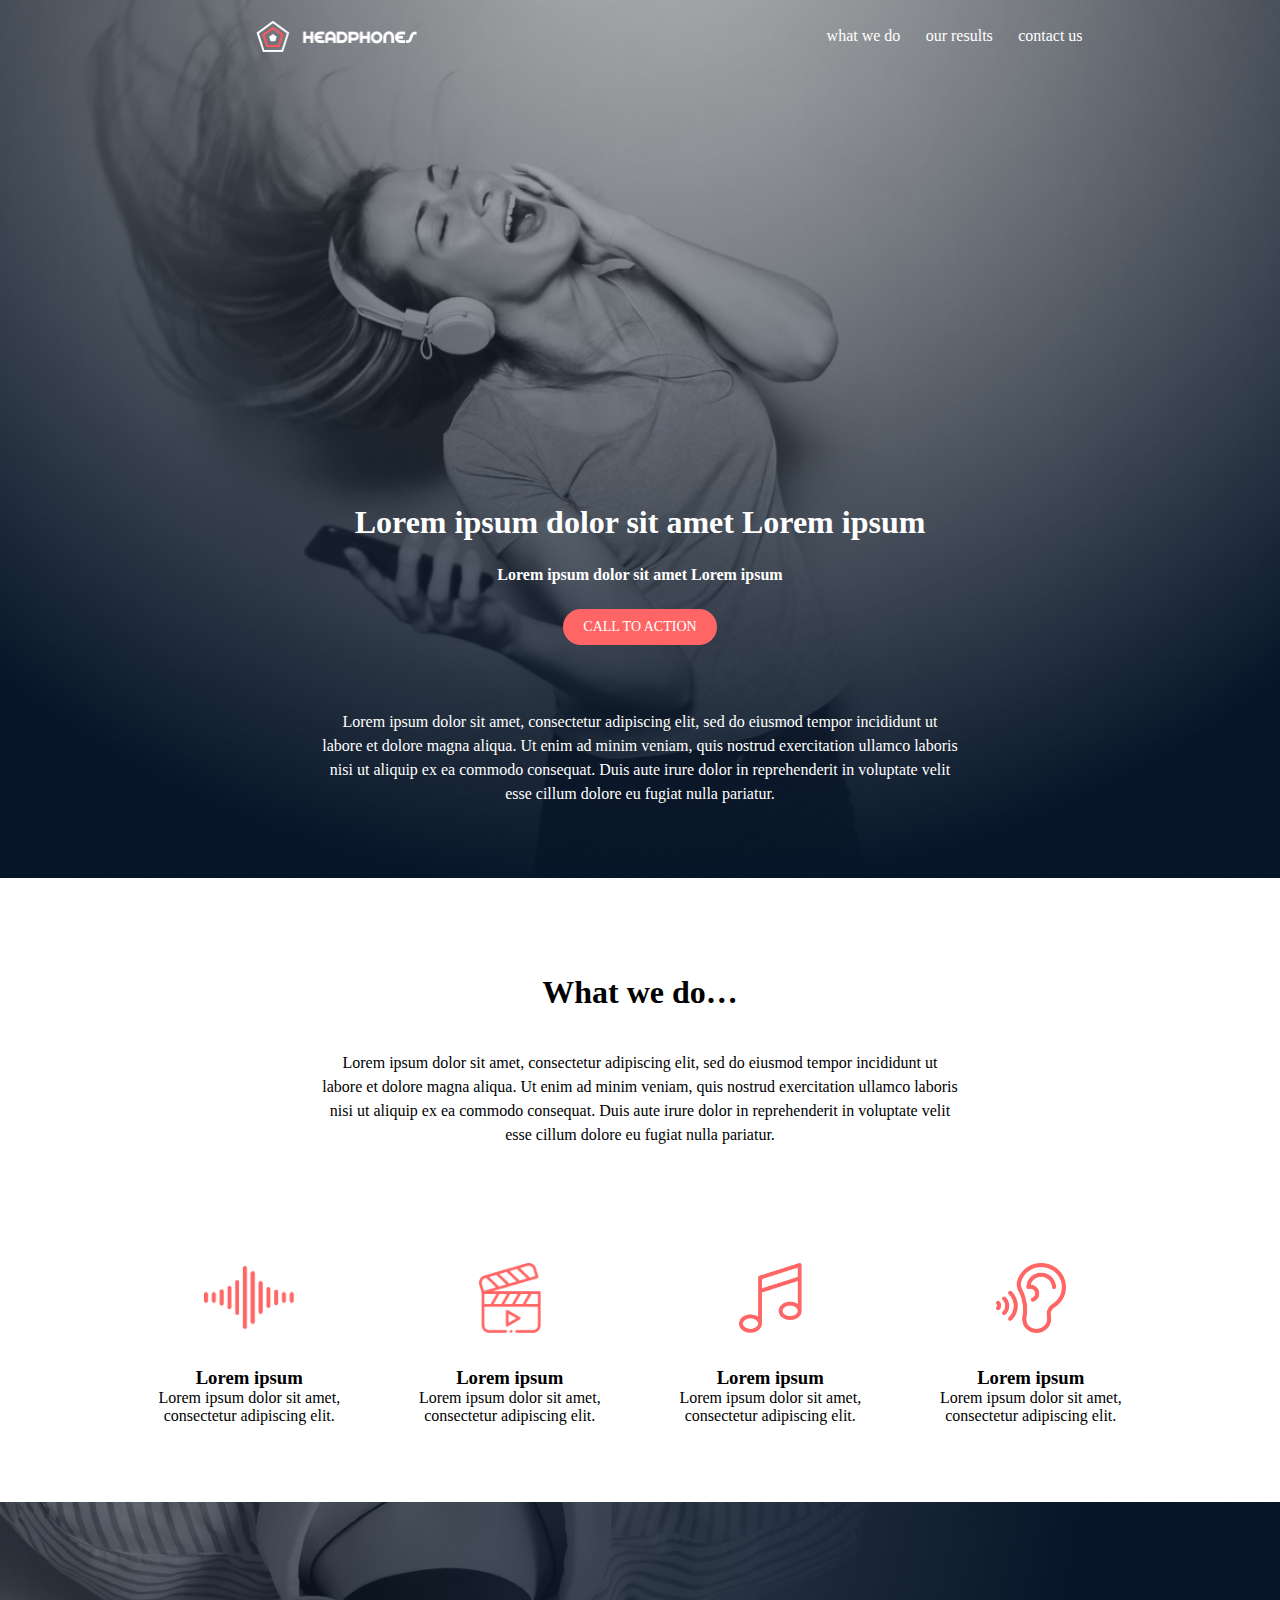
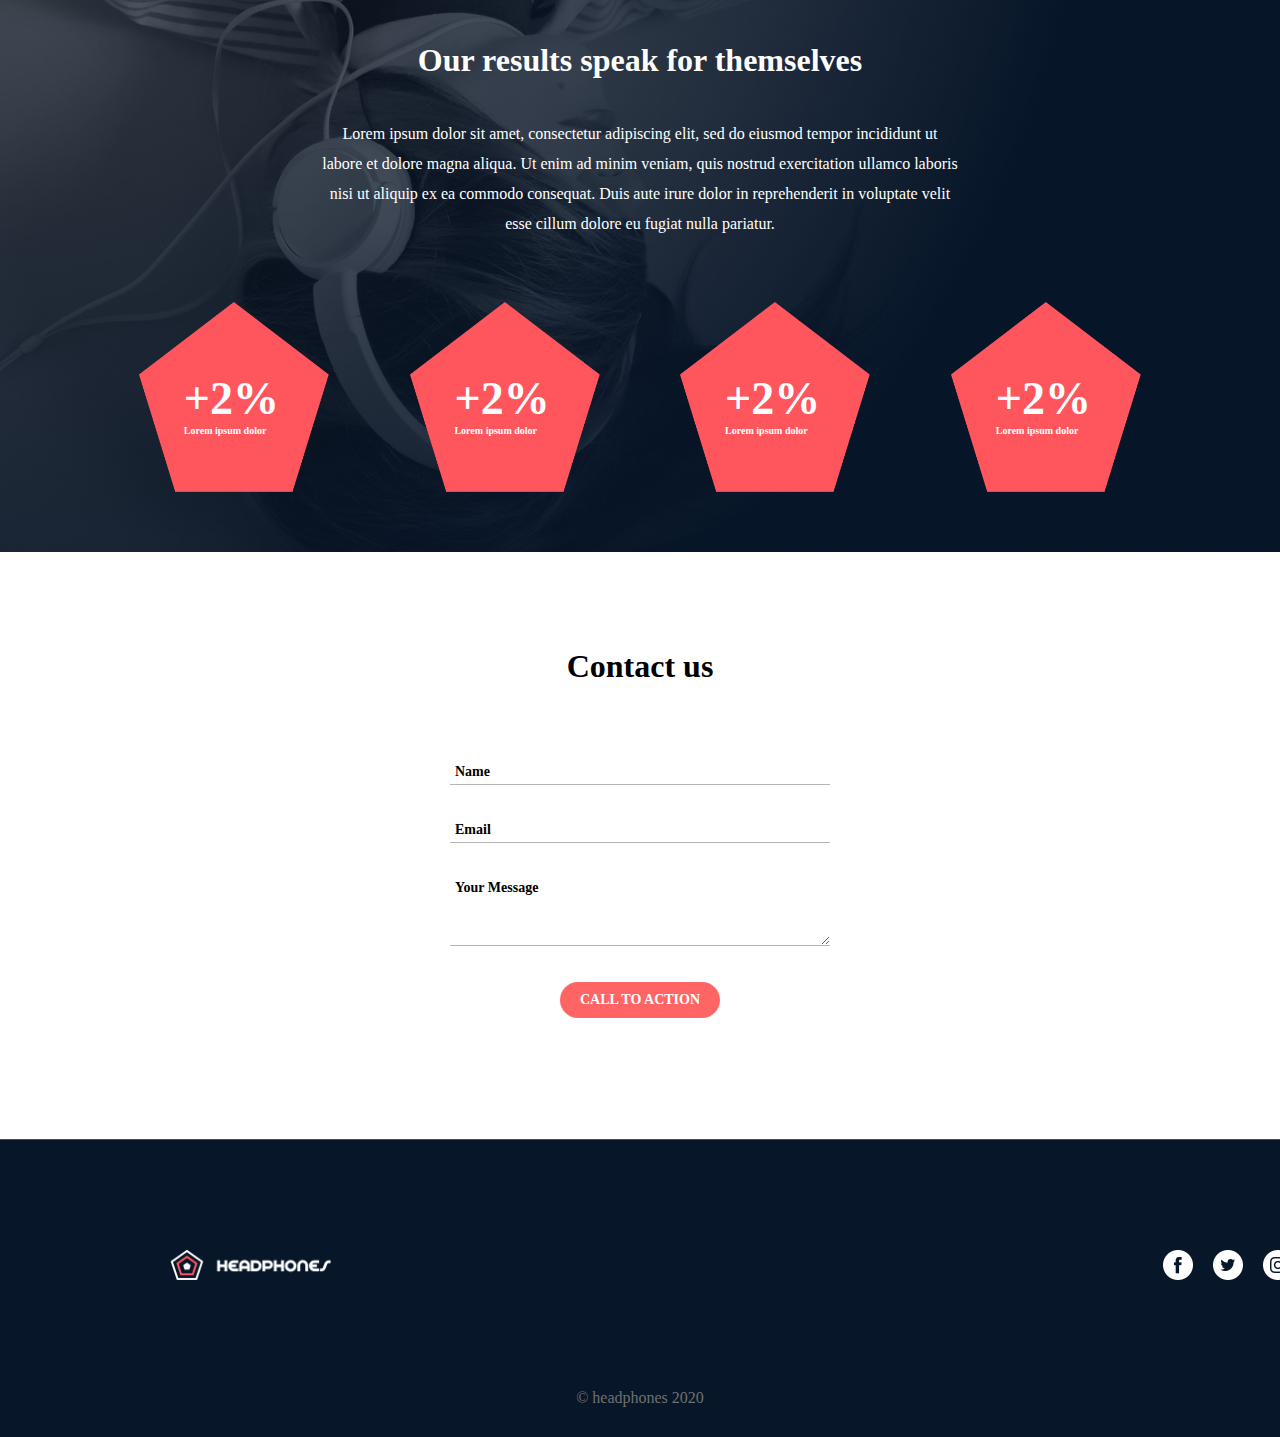
<file: headphones/4-index.html>
<!DOCTYPE html>
<html lang="en">
<head>
    <meta charset="UTF-8">
    <meta name="viewport" content="width=device-width, initial-scale=1.0">
    <title>Headphones</title>
    <link rel="stylesheet" href="4-styles.css">
</head>
<body>
    <section class="hero">
    <header>
        <div>
        <nav>
            <div class="logo">
                <img src="./assets/logo_headphones.png" alt="logo">
            </div>
            <ul class="navLinkContainer">
                <li class="navLink"><a href="#">what we do</a></li>
                <li class="navLink"><a href="#">our results</a></li>
                <li class="navLink"><a href="#">contact us</a></li>
            </ul>
        </nav>
        </div>

    </header>

    <main>
        <section class="article-container">
        <article class="article-content">
        <h2>Lorem ipsum dolor sit amet Lorem ipsum</h2>
        
        <h3>Lorem ipsum dolor sit amet Lorem ipsum</h3>

        <section class="button-top">
            <button>
                CALL TO ACTION
            </button>
        </section>

            <p>Lorem ipsum dolor sit amet, consectetur adipiscing elit, sed do eiusmod tempor incididunt ut 
                labore et dolore magna aliqua. Ut enim ad minim veniam, quis nostrud exercitation ullamco 
                laboris nisi ut aliquip ex ea commodo consequat. Duis aute irure dolor in reprehenderit in 
                voluptate velit esse cillum dolore eu fugiat nulla pariatur.
            </p>
        </article>
        </section>
        </section>

                <!-------------- what we do section ----------->
        <section class="what-we-do">
            <div class="whatwedo-container"> 
            <h3>What we do…</h3>

            <p>Lorem ipsum dolor sit amet, consectetur adipiscing elit, sed do eiusmod tempor incididunt ut 
                labore et dolore magna aliqua. Ut enim ad minim veniam, quis nostrud exercitation ullamco 
                laboris nisi ut aliquip ex ea commodo consequat. Duis aute irure dolor in reprehenderit in 
                voluptate velit esse cillum dolore eu fugiat nulla pariatur.
            </p>
            </div>
                <!-------------- 4 thumbnails----------->
            <div class="whatwedo-thumbnail">

                                <!-- thumbnails 1-->
                <div class="cards">
                    <img class="card" src="./assets/icon_1.png" alt="icon">
                    <h3>Lorem ipsum</h3>
                    <p>Lorem ipsum dolor sit amet, consectetur adipiscing elit.</p>
                </div>
                                <!-- thumbnails 2-->
                <div class="cards">
                    <img class="card" src="./assets/icon_2.png" alt="icon">
                    <h3>Lorem ipsum</h3>
                    <p>Lorem ipsum dolor sit amet, consectetur adipiscing elit.</p>
                </div>
                                <!-- thumbnails 3-->
                <div class="cards">
                    <img class="card" src="./assets/icon_3.png" alt="icon">
                    <h3>Lorem ipsum</h3>
                    <p>Lorem ipsum dolor sit amet, consectetur adipiscing elit.</p>
                </div>
                                <!-- thumbnails 4-->
                <div class="cards">
                    <img class="card" src="./assets/icon_4.png" alt="icon">
                    <h3>Lorem ipsum</h3>
                    <p>Lorem ipsum dolor sit amet, consectetur adipiscing elit.</p>
                </div>
            </div>
        </section>

                    <!------------ Our results section----------->
        <section class="our_results">
            <div class="text-area">
                <h1>Our results speak for themselves</h1>
                <p>Lorem ipsum dolor sit amet, consectetur adipiscing elit, sed do eiusmod tempor incididunt ut labore et dolore magna aliqua. Ut enim ad minim veniam, quis nostrud exercitation ullamco laboris nisi ut aliquip ex ea commodo consequat. Duis aute irure dolor in reprehenderit in voluptate velit esse cillum dolore eu fugiat nulla pariatur.</p>
            </div>
            <div class="pentagon">
                <div class="pentagon_shape">
                    <img  class="pent-icon" src="./assets/pentagon.png" alt="">
                    <div class="penta-text">
                        <h1>+2%</h1>
                        <p>Lorem ipsum dolor</p>
                    </div>
                </div>

                <div class="pentagon_shape">
                    <img class="pent-icon" src="./assets/pentagon.png" alt="">
                    <div class="penta-text">
                        <h1>+2%</h1>
                        <p>Lorem ipsum dolor</p>
                    </div>
                </div>

                <div class="pentagon_shape">
                    <img class="pent-icon" src="./assets/pentagon.png" alt="">
                    <div class="penta-text">
                        <h1>+2%</h1>
                        <p>Lorem ipsum dolor</p>
                    </div>
                </div>

                <div class="pentagon_shape">
                    <img class="pent-icon" src="./assets/pentagon.png" alt="">
                    <div class="penta-text">
                        <h1>+2%</h1>
                        <p>Lorem ipsum dolor</p>
                    </div>
                </div>
            </div>
        </section>

    <!-------------contact us------------>
    <section class="contact-section">
        <h2>Contact us</h2>
        <div class="contact-form">
           
            <form action="#" method="post">
               <div class="fm-unit">
                <label for="name"></label>
                <input type="text" id="name" name="name" required placeholder="Name">
               </div>
                
                <div class="fm-unit">
                <label for="email"></label>
                <input type="email" id="email" name="email" required placeholder="Email">
                </div>
                
                <div class="fm-unit">
                    <label for="message"></label>
                <textarea id="message" name="message" rows="4" required placeholder="Your Message"></textarea>
                </div>
                
                <div class="btn-space">
                    <button type="submit">CALL TO ACTION</button>
                </div>
            </form>
        </div>

     </section>
        



    </main>

    <!-------------footer section------------>

    <footer>
        <section class="footer-section">
            <div class="footer-icons">
                <div class="footer-logo">
                    <img src="./assets/logo_headphones.png" alt="logo">
                </div>
                <div class="social-icons">
                    <img  src="./assets/facebook.png" alt="facebook-logo">
                    <img  src="./assets/twiter.png" alt="twitter-logo">
                    <img  src="./assets/instagram.png" alt="instagram-logo">
                </div>
            </div>
                <div class="copyright">
                    <p> &copy; headphones 2020 </p>
                </div>
        </section>
    </footer>



</body>
</html>
</file>
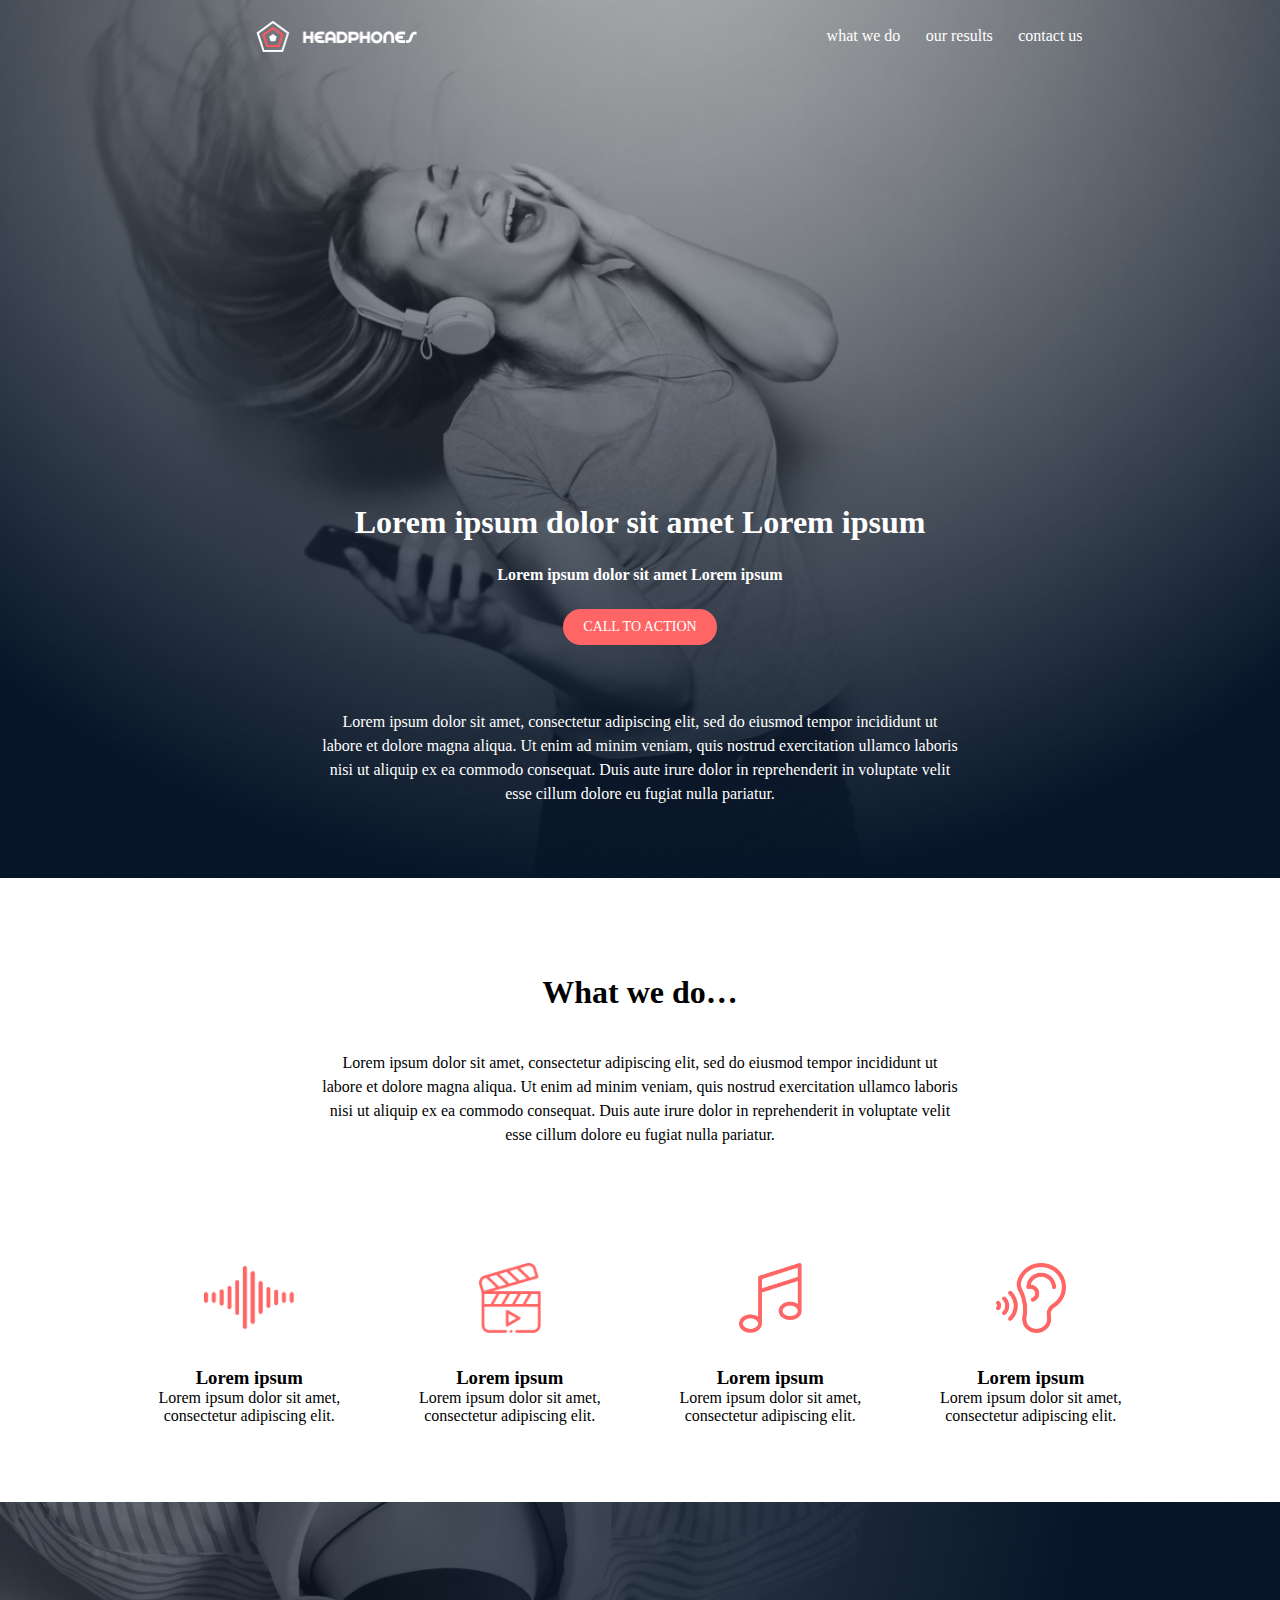
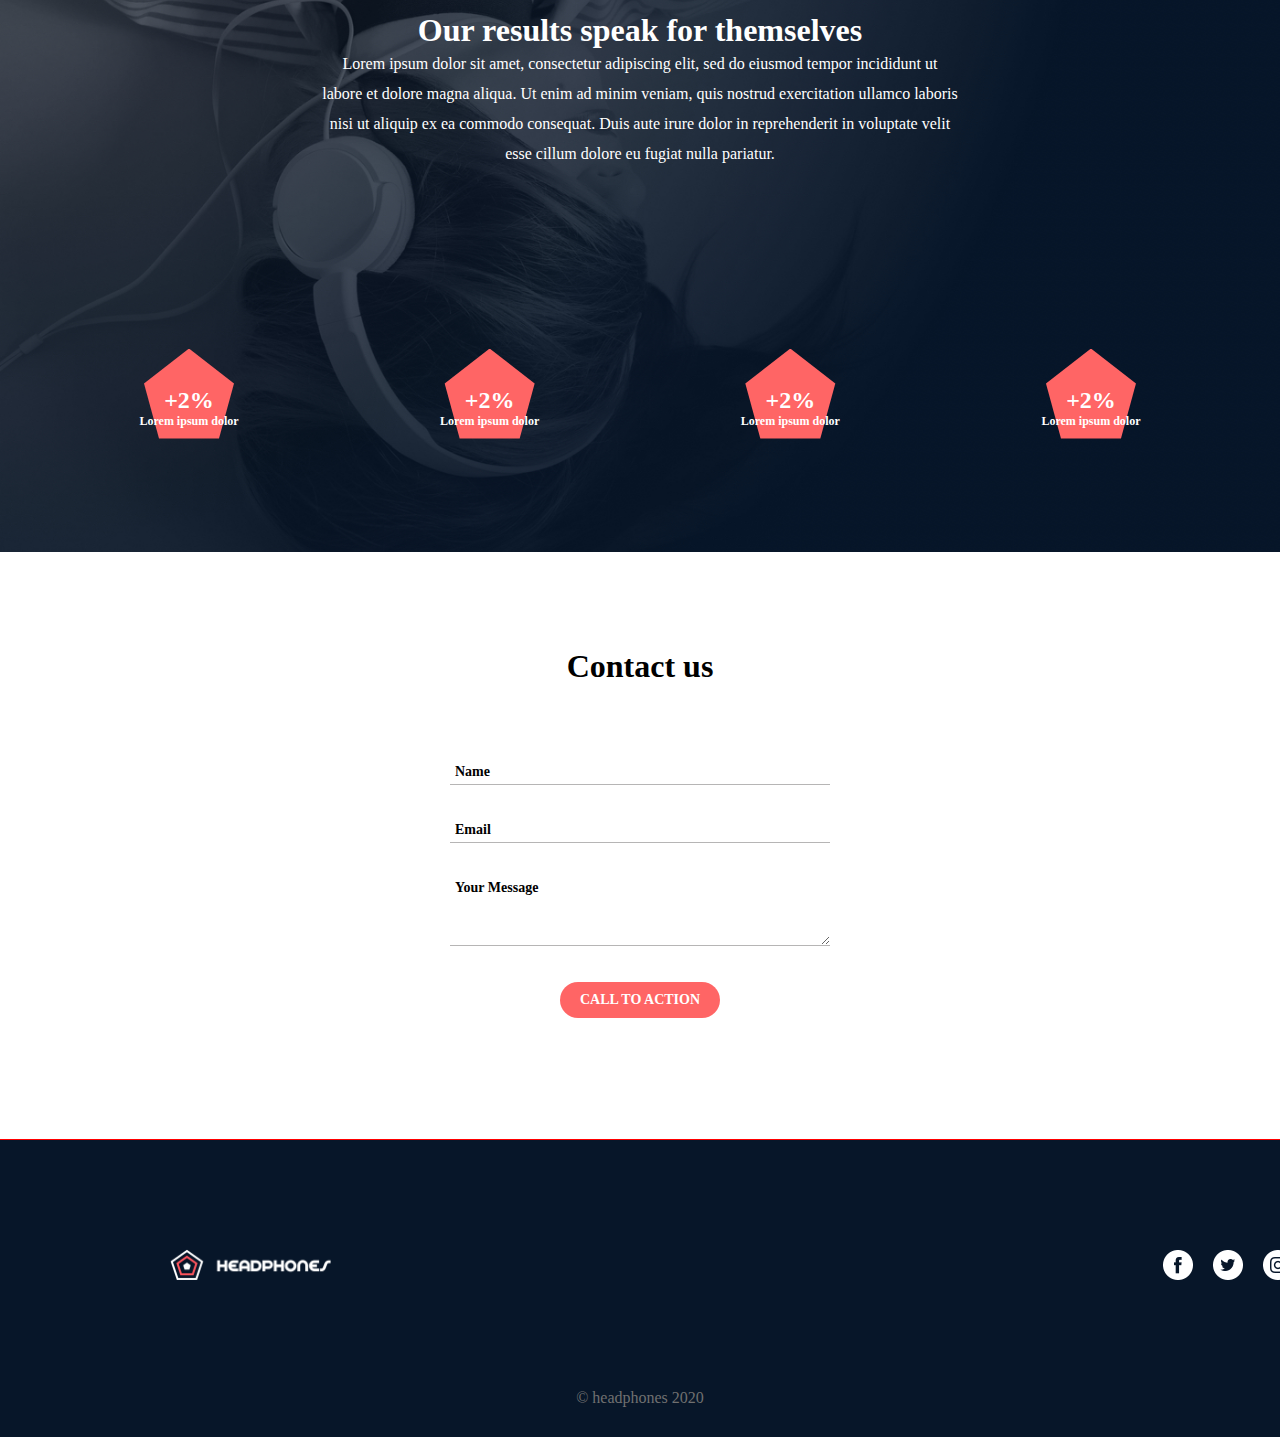
<file: headphones/6-index.html>
<!DOCTYPE html>
<html lang="en">
<head>
    <meta charset="UTF-8">
    <meta name="viewport" content="width=device-width, initial-scale=1.0">
    <title>Headphones</title>
    <link rel="stylesheet" href="6-styles.css">
</head>
<body>
    <section class="hero">
    <header>
        <div>
        <nav>
            <div class="logo">
                <img src="./assets/logo_headphones.png" alt="logo">
            </div>
            <ul class="navLinkContainer">
                <li class="navLink"><a href="#">what we do</a></li>
                <li class="navLink"><a href="#">our results</a></li>
                <li class="navLink"><a href="#">contact us</a></li>
            </ul>
        </nav>
        </div>

    </header>

    <main>
        <section class="article-container">
        <article class="article-content">
        <h2>Lorem ipsum dolor sit amet Lorem ipsum</h2>
        
        <h3>Lorem ipsum dolor sit amet Lorem ipsum</h3>

        <section class="button-top">
            <button>
                CALL TO ACTION
            </button>
        </section>

            <p>Lorem ipsum dolor sit amet, consectetur adipiscing elit, sed do eiusmod tempor incididunt ut 
                labore et dolore magna aliqua. Ut enim ad minim veniam, quis nostrud exercitation ullamco 
                laboris nisi ut aliquip ex ea commodo consequat. Duis aute irure dolor in reprehenderit in 
                voluptate velit esse cillum dolore eu fugiat nulla pariatur.
            </p>
        </article>
        </section>
        </section>

                <!-------------- what we do section ----------->
        <section class="what-we-do">
            <div class="whatwedo-container"> 
            <h3>What we do…</h3>

            <p>Lorem ipsum dolor sit amet, consectetur adipiscing elit, sed do eiusmod tempor incididunt ut 
                labore et dolore magna aliqua. Ut enim ad minim veniam, quis nostrud exercitation ullamco 
                laboris nisi ut aliquip ex ea commodo consequat. Duis aute irure dolor in reprehenderit in 
                voluptate velit esse cillum dolore eu fugiat nulla pariatur.
            </p>
            </div>
                <!-------------- 4 thumbnails----------->
            <div class="whatwedo-thumbnail">

                                <!-- thumbnails 1-->
                <div class="cards">
                    <img class="card" src="./assets/icon_1.png" alt="icon">
                    <h3>Lorem ipsum</h3>
                    <p>Lorem ipsum dolor sit amet, consectetur adipiscing elit.</p>
                </div>
                                <!-- thumbnails 2-->
                <div class="cards">
                    <img class="card" src="./assets/icon_2.png" alt="icon">
                    <h3>Lorem ipsum</h3>
                    <p>Lorem ipsum dolor sit amet, consectetur adipiscing elit.</p>
                </div>
                                <!-- thumbnails 3-->
                <div class="cards">
                    <img class="card" src="./assets/icon_3.png" alt="icon">
                    <h3>Lorem ipsum</h3>
                    <p>Lorem ipsum dolor sit amet, consectetur adipiscing elit.</p>
                </div>
                                <!-- thumbnails 4-->
                <div class="cards">
                    <img class="card" src="./assets/icon_4.png" alt="icon">
                    <h3>Lorem ipsum</h3>
                    <p>Lorem ipsum dolor sit amet, consectetur adipiscing elit.</p>
                </div>
            </div>
        </section>

                    <!------------ Our results section----------->
        <!-- <section class="our_results">
            <div class="text-area">
                <h1>Our results speak for themselves</h1>
                <p>Lorem ipsum dolor sit amet, consectetur adipiscing elit, sed do eiusmod tempor incididunt ut labore et dolore magna aliqua. Ut enim ad minim veniam, quis nostrud exercitation ullamco laboris nisi ut aliquip ex ea commodo consequat. Duis aute irure dolor in reprehenderit in voluptate velit esse cillum dolore eu fugiat nulla pariatur.</p>
            </div>
            <div class="pentagon">
                <div class="pentagon_shape">
                    <img  class="pent-icon" src="./assets/pentagon.png" alt="">
                    <div class="penta-text">
                        <h1>+2%</h1>
                        <p>Lorem ipsum dolor</p>
                    </div>
                </div>

                <div class="pentagon_shape">
                    <img class="pent-icon" src="./assets/pentagon.png" alt="">
                    <div class="penta-text">
                        <h1>+2%</h1>
                        <p>Lorem ipsum dolor</p>
                    </div>
                </div>

                <div class="pentagon_shape">
                    <img class="pent-icon" src="./assets/pentagon.png" alt="">
                    <div class="penta-text">
                        <h1>+2%</h1>
                        <p>Lorem ipsum dolor</p>
                    </div>
                </div>

                <div class="pentagon_shape">
                    <img class="pent-icon" src="./assets/pentagon.png" alt="">
                    <div class="penta-text">
                        <h1>+2%</h1>
                        <p>Lorem ipsum dolor</p>
                    </div>
                </div>
            </div>
        </section> -->

        <section class="our_results">
            <div class="text-area">
                <h1>Our results speak for themselves</h1>
                <p>Lorem ipsum dolor sit amet, consectetur adipiscing elit, sed do eiusmod tempor incididunt ut labore et dolore magna aliqua. Ut enim ad minim veniam, quis nostrud exercitation ullamco laboris nisi ut aliquip ex ea commodo consequat. Duis aute irure dolor in reprehenderit in voluptate velit esse cillum dolore eu fugiat nulla pariatur.</p>
            </div>
            <div class="pentagon">
                <div class="pentagon_shape">
                    <div class="pentagon_inner"></div>
                    <div class="penta-text">
                        <h1>+2%</h1>
                        <p>Lorem ipsum dolor</p>
                    </div>
                </div>
                <div class="pentagon_shape">
                    <div class="pentagon_inner"></div>
                    <div class="penta-text">
                        <h1>+2%</h1>
                        <p>Lorem ipsum dolor</p>
                    </div>
                </div>
                <div class="pentagon_shape">
                    <div class="pentagon_inner"></div>
                    <div class="penta-text">
                        <h1>+2%</h1>
                        <p>Lorem ipsum dolor</p>
                    </div>
                </div>
                <div class="pentagon_shape">
                    <div class="pentagon_inner"></div>
                    <div class="penta-text">
                        <h1>+2%</h1>
                        <p>Lorem ipsum dolor</p>
                    </div>
                </div>
            </div>
        </section>
        




    <!-------------contact us------------>
    <section class="contact-section">
        <h2>Contact us</h2>
        <div class="contact-form">
           
            <form action="#" method="post">
               <div class="fm-unit">
                <label for="name"></label>
                <input type="text" id="name" name="name" required placeholder="Name">
               </div>
                
                <div class="fm-unit">
                <label for="email"></label>
                <input type="email" id="email" name="email" required placeholder="Email">
                </div>
                
                <div class="fm-unit">
                    <label for="message"></label>
                <textarea id="message" name="message" rows="4" required placeholder="Your Message"></textarea>
                </div>
                
                <div class="btn-space">
                    <button type="submit">CALL TO ACTION</button>
                </div>
            </form>
        </div>

     </section>
        



    </main>

    <!-------------footer section------------>

    <footer>
        <section class="footer-section">
            <div class="footer-icons">
                <div class="footer-logo">
                    <img src="./assets/logo_headphones.png" alt="logo">
                </div>
                <div class="social-icons">
                    <img  src="./assets/facebook.png" alt="facebook-logo">
                    <img  src="./assets/twiter.png" alt="twitter-logo">
                    <img  src="./assets/instagram.png" alt="instagram-logo">
                </div>
            </div>
                <div class="copyright">
                    <p> &copy; headphones 2020 </p>
                </div>
        </section>
    </footer>



</body>
</html>
</file>
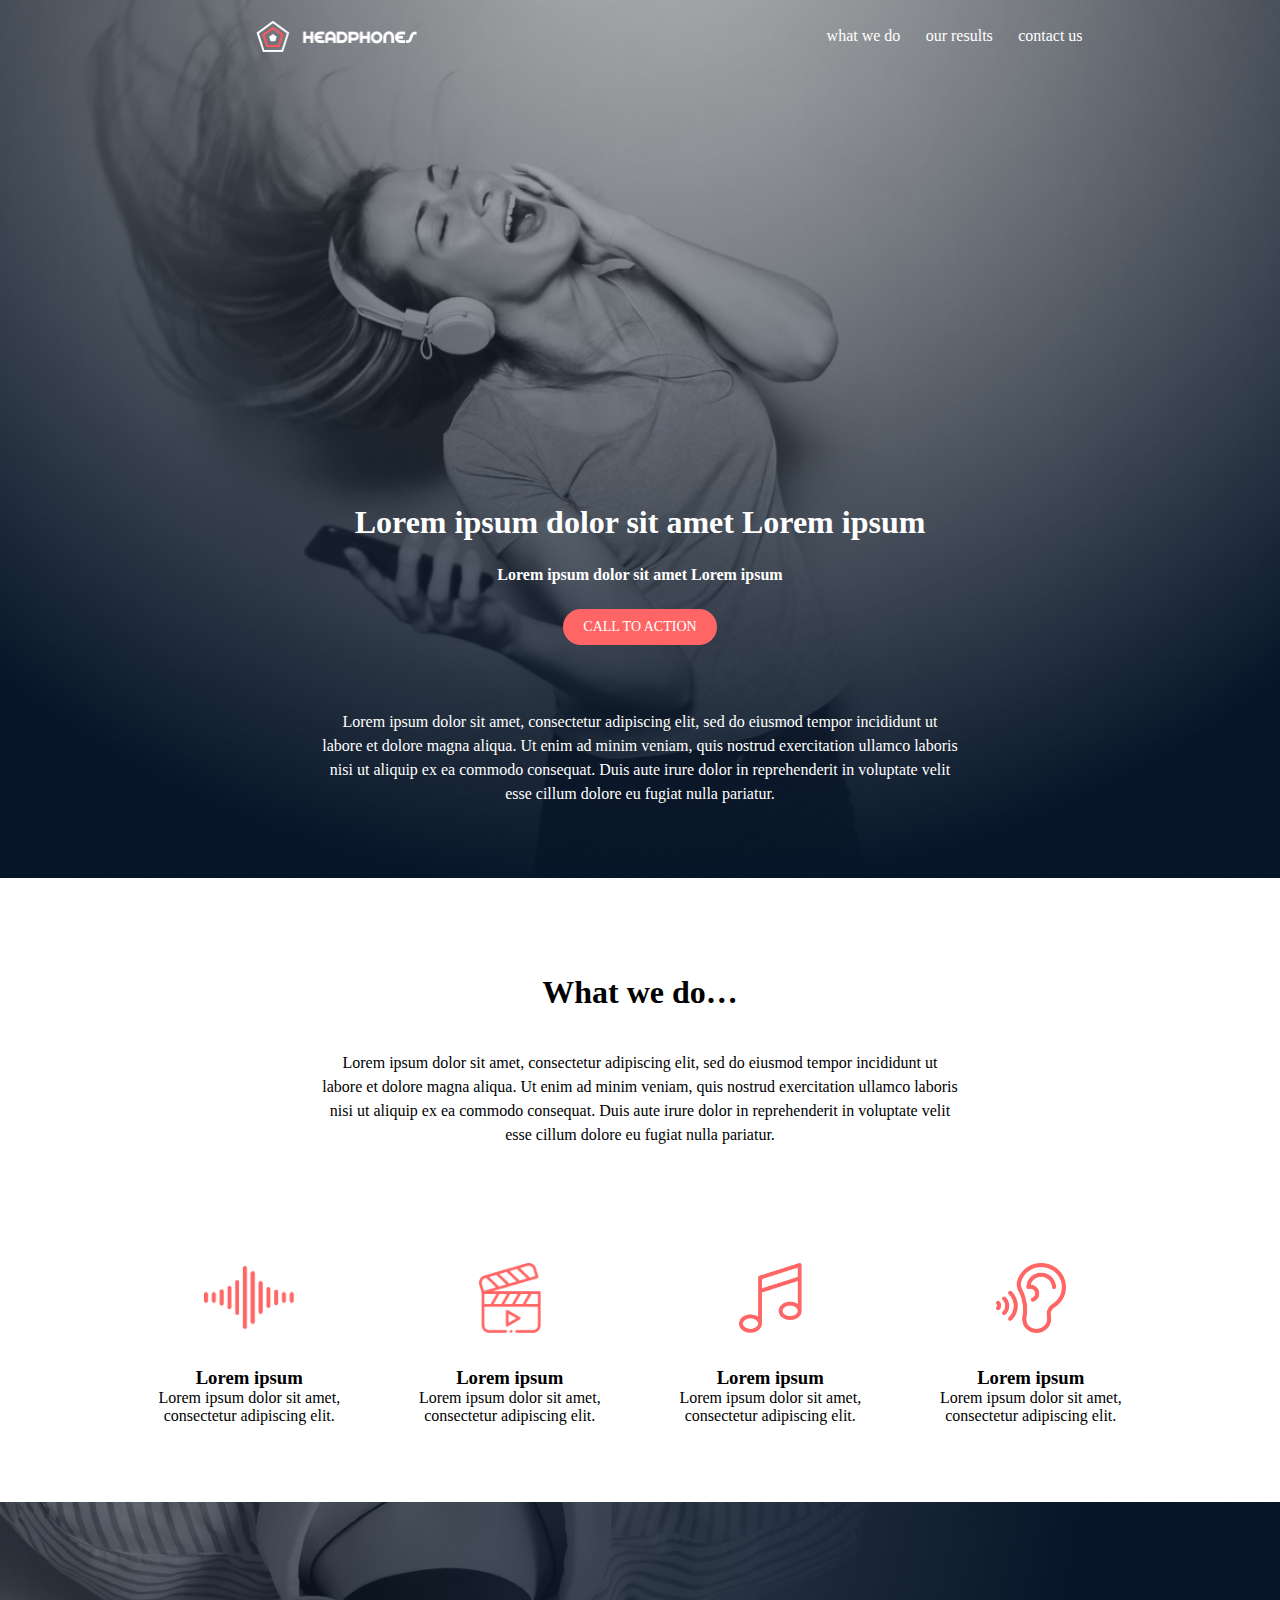
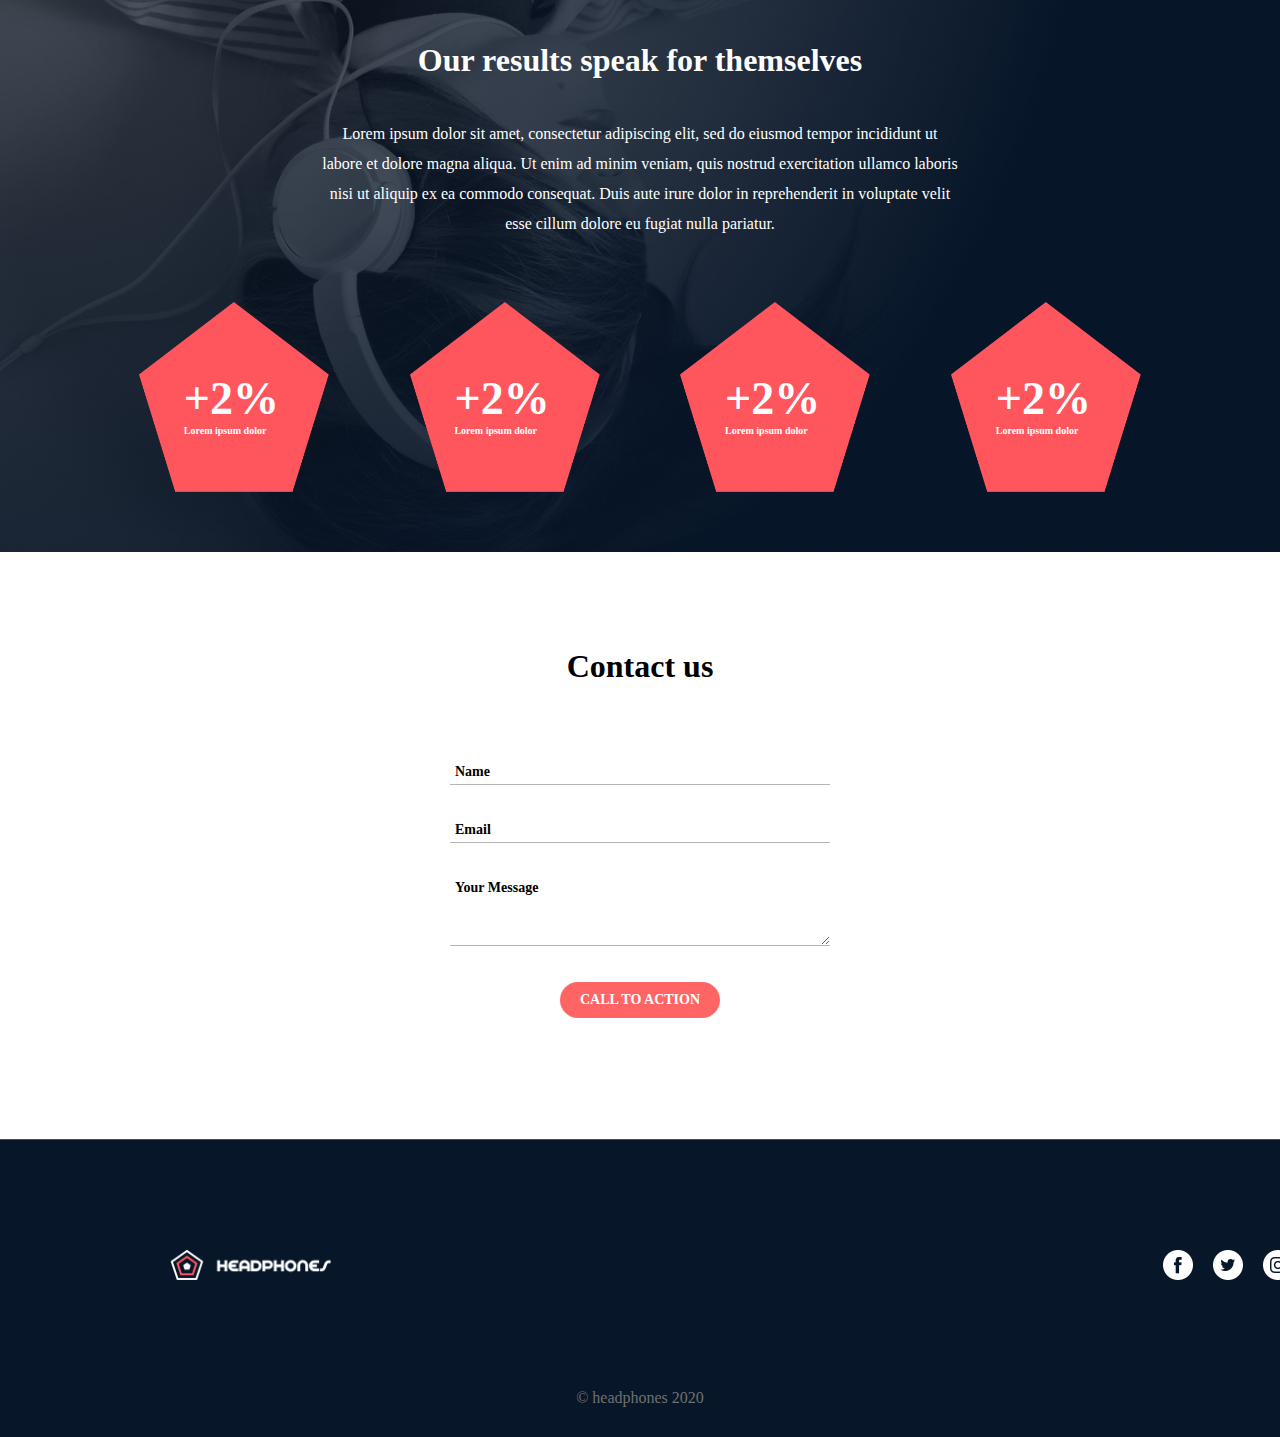
<file: headphones/7-index.html>
<!DOCTYPE html>
<html lang="en">
<head>
    <meta charset="UTF-8">
    <meta name="viewport" content="width=device-width, initial-scale=1.0">
    <title>Headphones</title>
    <link rel="stylesheet" href="7-styles.css">
</head>
<body>
    <section class="hero">
    <header>
        <div>
        <nav>
            <div class="logo">
                <img src="./assets/logo_headphones.png" alt="logo">
            </div>
            <ul class="navLinkContainer">
                <li class="navLink"><a href="#">what we do</a></li>
                <li class="navLink"><a href="#">our results</a></li>
                <li class="navLink"><a href="#">contact us</a></li>
            </ul>
        </nav>
        </div>

    </header>

    <main>
        <section class="article-container">
        <article class="article-content">
        <h2>Lorem ipsum dolor sit amet Lorem ipsum</h2>
        
        <h3>Lorem ipsum dolor sit amet Lorem ipsum</h3>

        <section class="button-top">
            <button>
                CALL TO ACTION
            </button>
        </section>

            <p>Lorem ipsum dolor sit amet, consectetur adipiscing elit, sed do eiusmod tempor incididunt ut 
                labore et dolore magna aliqua. Ut enim ad minim veniam, quis nostrud exercitation ullamco 
                laboris nisi ut aliquip ex ea commodo consequat. Duis aute irure dolor in reprehenderit in 
                voluptate velit esse cillum dolore eu fugiat nulla pariatur.
            </p>
        </article>
        </section>
        </section>

                <!-------------- what we do section ----------->
        <section class="what-we-do">
            <div class="whatwedo-container"> 
            <h3>What we do…</h3>

            <p>Lorem ipsum dolor sit amet, consectetur adipiscing elit, sed do eiusmod tempor incididunt ut 
                labore et dolore magna aliqua. Ut enim ad minim veniam, quis nostrud exercitation ullamco 
                laboris nisi ut aliquip ex ea commodo consequat. Duis aute irure dolor in reprehenderit in 
                voluptate velit esse cillum dolore eu fugiat nulla pariatur.
            </p>
            </div>
                <!-------------- 4 thumbnails----------->
            <div class="whatwedo-thumbnail">

                                <!-- thumbnails 1-->
                <div class="cards">
                    <img class="card" src="./assets/icon_1.png" alt="icon">
                    <h3>Lorem ipsum</h3>
                    <p>Lorem ipsum dolor sit amet, consectetur adipiscing elit.</p>
                </div>
                                <!-- thumbnails 2-->
                <div class="cards">
                    <img class="card" src="./assets/icon_2.png" alt="icon">
                    <h3>Lorem ipsum</h3>
                    <p>Lorem ipsum dolor sit amet, consectetur adipiscing elit.</p>
                </div>
                                <!-- thumbnails 3-->
                <div class="cards">
                    <img class="card" src="./assets/icon_3.png" alt="icon">
                    <h3>Lorem ipsum</h3>
                    <p>Lorem ipsum dolor sit amet, consectetur adipiscing elit.</p>
                </div>
                                <!-- thumbnails 4-->
                <div class="cards">
                    <img class="card" src="./assets/icon_4.png" alt="icon">
                    <h3>Lorem ipsum</h3>
                    <p>Lorem ipsum dolor sit amet, consectetur adipiscing elit.</p>
                </div>
            </div>
        </section>

                    <!------------ Our results section----------->
        <section class="our_results">
            <div class="text-area">
                <h1>Our results speak for themselves</h1>
                <p>Lorem ipsum dolor sit amet, consectetur adipiscing elit, sed do eiusmod tempor incididunt ut labore et dolore magna aliqua. Ut enim ad minim veniam, quis nostrud exercitation ullamco laboris nisi ut aliquip ex ea commodo consequat. Duis aute irure dolor in reprehenderit in voluptate velit esse cillum dolore eu fugiat nulla pariatur.</p>
            </div>
            <div class="pentagon">
                <div class="pentagon_shape">
                    <img  class="pent-icon" src="./assets/pentagon.png" alt="">
                    <div class="penta-text">
                        <h1>+2%</h1>
                        <p>Lorem ipsum dolor</p>
                    </div>
                </div>

                <div class="pentagon_shape">
                    <img class="pent-icon" src="./assets/pentagon.png" alt="">
                    <div class="penta-text">
                        <h1>+2%</h1>
                        <p>Lorem ipsum dolor</p>
                    </div>
                </div>

                <div class="pentagon_shape">
                    <img class="pent-icon" src="./assets/pentagon.png" alt="">
                    <div class="penta-text">
                        <h1>+2%</h1>
                        <p>Lorem ipsum dolor</p>
                    </div>
                </div>

                <div class="pentagon_shape">
                    <img class="pent-icon" src="./assets/pentagon.png" alt="">
                    <div class="penta-text">
                        <h1>+2%</h1>
                        <p>Lorem ipsum dolor</p>
                    </div>
                </div>
            </div>
        </section>

    <!-------------contact us------------>
    <section class="contact-section">
        <h2>Contact us</h2>
        <div class="contact-form">
           
            <form action="#" method="post">
               <div class="fm-unit">
                <label for="name"></label>
                <input type="text" id="name" name="name" required placeholder="Name">
               </div>
                
                <div class="fm-unit">
                <label for="email"></label>
                <input type="email" id="email" name="email" required placeholder="Email">
                </div>
                
                <div class="fm-unit">
                    <label for="message"></label>
                <textarea id="message" name="message" rows="4" required placeholder="Your Message"></textarea>
                </div>
                
                <div class="btn-space">
                    <button type="submit">CALL TO ACTION</button>
                </div>
            </form>
        </div>

     </section>
        



    </main>

    <!-------------footer section------------>

    <footer>
        <section class="footer-section">
            <div class="footer-icons">
                <div class="footer-logo">
                    <img src="./assets/logo_headphones.png" alt="logo">
                </div>
                <div class="social-icons">
                    <img  src="./assets/facebook.png" alt="facebook-logo">
                    <img  src="./assets/twiter.png" alt="twitter-logo">
                    <img  src="./assets/instagram.png" alt="instagram-logo">
                </div>
            </div>
                <div class="copyright">
                    <p> &copy; headphones 2020 </p>
                </div>
        </section>
    </footer>



</body>
</html>
</file>
<file: css_advanced/styles.css>
body {
    margin: 0px;
    font-family: sans-serif;
}
.header-image {
    background-image: url(./images/Object.png);
    background-repeat: no-repeat;
    background-size: cover;
    background-position: center center;

}

/* header*/
header {
    display: flex;
    justify-content: space-around;
    padding: 20px;
    gap: 300px;
   


}

nav {
    display: flex;
    justify-content: space-evenly;
    width: 300px;

}
nav div li {
    list-style-type: none;
}

nav div li a {
    text-decoration: none;
    color: white;
}

.schooled > div h1 {
    color: white;
    text-align: center;
    font-size: 100px;
    font-weight: 800;
}

.smiles {
    display: flex;
    justify-content: center;
    gap: 30px;
    color: white;
}

.btn1 {
    width: 200px;
    padding: 70px 44%;

}

.btn1 button{
    border: none;
    height: 44px;
    width: 100%;
    border-radius: 100px;
    outline: none;
    text-align: center;
    font-weight: 500;
    font-family: sans-serif;
    font-size: 16px;
    color: white;
    background-color: rgb(194, 113, 255, 1);
    
}

.h2-intro h2 {
    color: white;
    text-align: center;
    font-weight: 100;
}

.learn {
    color: rgb(194, 113, 255, 1);
    font-weight: 700;
}

.images {
    display: flex;
    justify-content: space-evenly;
    text-align: center;
    color: white;
    padding-top: 82px;
    padding-bottom: 100px;
    flex-wrap: wrap;
}


.third-block img{
    border-radius: 100%;
    }
    



.quote {
    background-color: rgb(194, 113, 255, 1);
    color: white;
}

.quote-inside {
    display: flex;
    padding: 50px;
    flex-wrap: wrap;
    justify-content: center;
    gap: 50px;
}

.videos h2 {
    text-align: center;
}

.vid {
    display: flex;
    justify-content: center;
    padding: 55px;
    gap: 28px;
    
}
.play{
  display:flex;
  justify-content:space-around;
  margin-top:  -35%;
  margin-left: 35%;
  padding-bottom: 10%;

}

.txt1 {
    width: 260px;
}


.membership {
    background-color: #071629;
    height: 400px ;
    padding: 50px 100px;
    text-align: center;
}


.membership h2{
    color: white;
    text-align: center;
    font-weight: lighter;
}

.membership .member{
    color: white;
    display: block;
    justify-content: space-evenly;
    text-align: center;
    
}
.membership .member img{
    margin: 5px 0;
    

}
.membership .member h5{
    margin-bottom: 10px;
    display: flex;
    flex-wrap: wrap;
    justify-content: center;
}
.membership .member p{
    line-height: 2;
    color:  rgba(255, 255, 255, 0.522);
    width: 100%;
}

.smile{
    display: flex;
    justify-content: space-evenly;
    flex-wrap: wrap;
}


.faq-section{
    margin: 60px 200px;
}
.faq-section h2{
    margin-bottom: 60px;
    font-weight: lighter;
    font-size: 60px;
    text-align: center;

}
.faq-section .col{
    display: flex;
    flex-direction: column;
    gap: 70px;
}
.faq-section .col .flex{
    display: flex;
    justify-content: space-between;

}
.faq-section .col .flex h3{
    font-size: 16px;
    margin-bottom: 25px;
}
.faq-section .col .flex .h{
    width: 45%;


}
.faq-section .col .flex .l{
    color: rgba(9, 8, 8, 0.522); ;
    width: 80%;
}

footer{
    background-color: #071629;
    height: 250px;

}
footer section { 
    padding: 0px 150px;
    padding-top: 120px;
}
footer section .content{
    display: flex;
    align-items: center;
    height: 100%;
    justify-content: space-between;

}
footer section .content .icons {
    display: flex;
    color: white;
    font-size: 32px;
    margin-left: 20px;
    
    
    
}
footer section p{
    color: rgba(255, 255, 255, 0.458);
    text-align: center;
    margin-top: 50px;
    
    
}

.icon-flex {
    padding: 10px;
}
</file>
<file: css_basic/base.css>
/* Importing webfonts */
/* (If you're learning CSS, you should disregard that) */

@import url(https://fonts.googleapis.com/css?family=Yeseva+One);
@import url(https://fonts.googleapis.com/css?family=Josefin+Sans:400,700,700italic,400italic);


/* CSS reset rules */

html, body {
	height: 100%;
	min-height: 100%;
}
html, body, div, span, applet, object, iframe,
h1, h2, h3, h4, h5, h6, p, blockquote, pre,
a, abbr, acronym, address, big, cite, code,
del, dfn, img, ins, kbd, q, s, samp,
small, strike, sub, sup, tt, var,
b, u, i, center,
dl, dt, dd,
fieldset, form, label, legend,
table, caption, tbody, tfoot, thead, tr, th, td,
article, aside, canvas, details, embed, 
figure, figcaption, footer, header, hgroup, 
menu, nav, output, ruby, section, summary,
time, mark, audio, video {
	margin: 0;
	padding: 0;
	border: 0;
	font-size: 100%;
	font: inherit;
	vertical-align: baseline;
}
/* HTML5 display-role reset for older browsers */
article, aside, details, figcaption, figure, 
footer, header, hgroup, menu, nav, section {
	display: block;
}
body {
	line-height: 1;
}
blockquote, q {
	quotes: none;
}
blockquote:before, blockquote:after,
q:before, q:after {
	content: '';
	content: none;
}
table {
	border-collapse: collapse;
	border-spacing: 0;
}


/* Fonts and colors */

body {
	font-family: 'Josefin Sans', serif;
	color: rgba(0, 0, 0, 0.8);
}
h1, h2, h3, h4, h5, h6, header {
	font-family: 'Yeseva One', sans-serif;
}
article {
}
header {
	border-bottom: 1px solid rgb(221,221,221);
	transition: border-bottom-color 1s ease;
}
header a {
	color: rgba(0, 0, 0, 0.8);
}
aside {
	background: #FAFAFA;
}
aside p {
	border: 1px solid #bbb;
	background: #ddd;
	color: black;
}
footer a {
	color: rgba(0, 0, 0, 0.8);
}
a {
	color: #F80002;
}


/* Positioning and margins */

@media (min-width: 1100px) {
	body {
		width: 1100px;
		margin: 0 auto;
	}
}

article {
	padding: 50px 15px;
}
article > *:first-child {
	margin-top: 0;
}
aside {
	padding: 50px 15px;
}
header .right {
	float: right;
	margin: 0 10px 15px;
}


/* Header */
header {
	padding: 20px 0;
	height: 80px;
}
header ul {
	list-style: none;
	margin: 0;
	padding: 0;
}
header li {
	display: inline;
	vertical-align:middle;
}
header li:first-child {
	margin: 0;
}
header li a {
	margin: 0 10px;
}
header li.logo {
	font-size: 26px;
}
header a {
	text-decoration: none;
}


/* Aside */

aside p {
	border-radius: 10px;
	padding: 20px 20px;
}


/* Footer */

footer {
	padding: 5px 15px;
	height: 80px;
}


/* Text styles and margins */

p {
	margin-bottom: 15px;
}
h1 {
	font-size: 36px;
	margin: 40px 0 20px;
}
h2 {
	font-size: 32px;
	margin: 30px 0 15px;
}
h3 {
	font-size: 28px;
	margin: 25px 0 10px;
}
h4 {
	font-size: 20px;
	font-weight: bold;
	margin: 20px 0 10px;
}
h5 {
	font-size: 18px;
	font-weight: bold;
	margin: 15px 0 10px;
}
h6 {
	font-weight: bold;
	margin: 5px 0;
}

@media (max-width: 800px) {
  body.works_on_smartphone {
  	display: block;
  }
  body.works_on_smartphone main {
  	display: block;
  }
  header .right {
  	float: none;
  }
}
</file>
<file: css_basic/styles.css>
body {
    display: flex;
    flex-direction: column;
    background-color: rgb(245, 246, 251);
}


main {
    display: flex;
    flex-direction: row;
    flex: auto;
}

article {
    flex: 2;
    overflow-y: auto
}
    
aside {
    flex: 1;
    overflow-y: auto
}



figure, figcaption {
    display: block; /* Ensure the figure is block-level */
    margin-left: auto;
    margin-right: auto;
    width: fit-content; /* Adjust the width as needed or use a specific width */
}


footer {
    text-align: center;
}
</file>
<file: headphones/0-styles.css>
/*colors*/
:root {
    --orange: #FF6565;
    --white: #FFFFFF;


    /* --------------General--------------- */

/* button - border-radius */
--btn-br: 22px;


}

/* Reset CSS */

/* Box sizing rules */
*,
*::before,
*::after {
  box-sizing: border-box;
  padding: 0;
  margin: 0;
}

html, body {
    height: 100%;
    font-family: source sans pro;
}



/* Nav styles */
nav {
    display: flex;
    padding-top: 20px;
    padding-bottom: 20px;
    padding-left: 20%; 
}

nav .logo {
    display: flex;
    align-items: center;
    justify-content: center; 
}

.navLinkContainer {
    display: flex;
    align-items: center;
    justify-content: space-between;
    width: 25%;
    margin-left: 40%;
    
}

nav .logo img {
    width: 161px;
    height: 32px;
 } 
 

.navLink {
    list-style: none;
}


.navLink a {
    text-decoration: none;
    color: var(--white);
}

.navLink a:hover {
    color: var(--orange);
    cursor: pointer;
}

/* hero section */
body .hero {
    background: url(./assets/headphones_hero_1.jpg) no-repeat fixed center ;
    background-size: cover;
    
}


main {
    display: flex;
    align-items: center;
    justify-content: center;
    text-align: center;
    width: 100%;
    flex-direction: column;
    margin: auto;
    color: var(--white);

}

main article {
    display: flex;
    align-items: center;
    justify-content: center;
    flex-direction: column;
    padding-top: 27em;

}

main article h2 {
    font-size: 32px;
margin-bottom: 25px;
}

main article h3 {
    font-size: 16px;
margin-bottom: 25px;
} 

.button-top {
    padding-bottom: 65px;
}

main .button-top button{
    border: none;
    background: var(--orange);
    color: var(--white);
    border-radius: var(--btn-br);
    font-size: 14px;
    font-family: Source Sans pro;
    padding: 10px 20px 10px 20px;
   
}

main article p {
    font-size: 16px;
    width: 637px;
    height: 104px;
    line-height: 1.5;
    margin: 0;
    padding: 0;
}

.article-content {
    padding-bottom: 4em;
}

/* -------------------------------------------- */
</file>
<file: headphones/1-styles.css>
/*colors*/
:root {
    --orange: #FF6565;
    --white: #FFFFFF;


    /* --------------General--------------- */

/* button - border-radius */
--btn-br: 22px;


}

/* Reset CSS */

/* Box sizing rules */
*,
*::before,
*::after {
  box-sizing: border-box;
  padding: 0;
  margin: 0;
}

html, body {
    height: 100%;
    font-family: source sans pro;
}



/* Nav styles */
nav {
    display: flex;
    padding-top: 20px;
    padding-bottom: 20px;
    padding-left: 20%; 
}

nav .logo {
    display: flex;
    align-items: center;
    justify-content: center; 
}

.navLinkContainer {
    display: flex;
    align-items: center;
    justify-content: space-between;
    width: 25%;
    margin-left: 40%;
    
}

nav .logo img {
    width: 161px;
    height: 32px;
 } 
 

.navLink {
    list-style: none;
}


.navLink a {
    text-decoration: none;
    color: var(--white);
}

.navLink a:hover {
    color: var(--orange);
    cursor: pointer;
}

/* hero section */
body .hero {
    background: url(./assets/headphones_hero_1.jpg) no-repeat fixed center ;
    background-size: cover;
    
}


main {
    display: flex;
    align-items: center;
    justify-content: center;
    text-align: center;
    width: 100%;
    flex-direction: column;
    margin: auto;
    color: var(--white);

}

main article {
    display: flex;
    align-items: center;
    justify-content: center;
    flex-direction: column;
    padding-top: 27em;

}

main article h2 {
    font-size: 32px;
margin-bottom: 25px;
}

main article h3 {
    font-size: 16px;
margin-bottom: 25px;
} 

.button-top {
    padding-bottom: 65px;
}

main .button-top button{
    border: none;
    background: var(--orange);
    color: var(--white);
    border-radius: var(--btn-br);
    font-size: 14px;
    font-family: Source Sans pro;
    padding: 10px 20px 10px 20px;
   
}

main article p {
    font-size: 16px;
    width: 637px;
    height: 104px;
    line-height: 1.5;
    margin: 0;
    padding: 0;
}

.article-content {
    padding-bottom: 4em;
}

/* ----------------------------------------------------- */


 /* --------------what we do section--------------- */
.what-we-do {
    display: flex;
    align-items: center;
    text-align: center;
    justify-content: center;
    flex-direction: column;
    padding-top: 6em;
    padding-bottom: 2em;
    outline: 2px solid red;

}

  .whatwedo-container {
    padding-bottom: 2em;
 } 

 .what-we-do .whatwedo-container h3 {
    font-size: 32px;
    font-weight: 550;
    /* margin-bottom: 30px; */
    padding-bottom: 40px;
    
 }

 .what-we-do .whatwedo-container p{
    font-size: 16px;
    width: 637px;
    height: 104px;
    line-height: 1.5;
    margin-bottom: 30px;
    
 }

 /* mini thumbnail part */

 .whatwedo-thumbnail {
    display: flex;
    align-items: center;
    justify-content: space-between;
    gap: 40px;
    margin: auto;
    margin-top: 30px;
    margin-bottom: 30px;
    width: 1002px;
    height: 193px;
    
 }
 
 .whatwedo-thumbnail .cards{

 }


.card {
    width:  90px;
    height: 70px;
    object-fit: contain;
    align-items: center;
    margin-bottom: 30px;
    
}

/* ----------------------------------------------------- */
</file>
<file: headphones/2-styles.css>
/*colors*/
:root {
    --orange: #FF6565;
    --white: #FFFFFF;


    /* --------------General--------------- */

/* button - border-radius */
--btn-br: 22px;


}

/* Reset CSS */

/* Box sizing rules */
*,
*::before,
*::after {
  box-sizing: border-box;
  padding: 0;
  margin: 0;
}

html, body {
    height: 100%;
    font-family: source sans pro;
}



/* Nav styles */
nav {
    display: flex;
    padding-top: 20px;
    padding-bottom: 20px;
    padding-left: 20%; 
}

nav .logo {
    display: flex;
    align-items: center;
    justify-content: center; 
}

.navLinkContainer {
    display: flex;
    align-items: center;
    justify-content: space-between;
    width: 25%;
    margin-left: 40%;
    
}

nav .logo img {
    width: 161px;
    height: 32px;
 } 
 

.navLink {
    list-style: none;
}


.navLink a {
    text-decoration: none;
    color: var(--white);
}

.navLink a:hover {
    color: var(--orange);
    cursor: pointer;
}

/* hero section */
body .hero {
    background: url(./assets/headphones_hero_1.jpg) no-repeat fixed center ;
    background-size: cover;
    
}


main {
    display: flex;
    align-items: center;
    justify-content: center;
    text-align: center;
    width: 100%;
    flex-direction: column;
    margin: auto;
    color: var(--white);

}

main article {
    display: flex;
    align-items: center;
    justify-content: center;
    flex-direction: column;
    padding-top: 27em;

}

main article h2 {
    font-size: 32px;
margin-bottom: 25px;
}

main article h3 {
    font-size: 16px;
margin-bottom: 25px;
} 

.button-top {
    padding-bottom: 65px;
}

main .button-top button{
    border: none;
    background: var(--orange);
    color: var(--white);
    border-radius: var(--btn-br);
    font-size: 14px;
    font-family: Source Sans pro;
    padding: 10px 20px 10px 20px;
   
}

main article p {
    font-size: 16px;
    width: 637px;
    height: 104px;
    line-height: 1.5;
    margin: 0;
    padding: 0;
}

.article-content {
    padding-bottom: 4em;
}

/* ----------------------------------------------------- */


 /* --------------what we do section--------------- */
.what-we-do {
    display: flex;
    align-items: center;
    text-align: center;
    justify-content: center;
    flex-direction: column;
    padding-top: 6em;
    padding-bottom: 2em;
    outline: 2px solid red;

}

  .whatwedo-container {
    padding-bottom: 2em;
 } 

 .what-we-do .whatwedo-container h3 {
    font-size: 32px;
    font-weight: 550;
    /* margin-bottom: 30px; */
    padding-bottom: 40px;
    
 }

 .what-we-do .whatwedo-container p{
    font-size: 16px;
    width: 637px;
    height: 104px;
    line-height: 1.5;
    margin-bottom: 30px;
    
 }

 /* mini thumbnail part */

 .whatwedo-thumbnail {
    display: flex;
    align-items: center;
    justify-content: space-between;
    gap: 40px;
    margin: auto;
    margin-top: 30px;
    margin-bottom: 30px;
    width: 1002px;
    height: 193px;
    
 }
 
 .whatwedo-thumbnail .cards{

 }


.card {
    width:  90px;
    height: 70px;
    object-fit: contain;
    align-items: center;
    margin-bottom: 30px;
    
}

/* ----------------------------------------------------- */


/* ------- Our results section------ */

.our_results {
    background: url(./assets/headphones_hero_2.jpg) no-repeat center center/cover;
    height: 650px;
    width: 100%;
}

.text-area {
    width: 637px;
    height: 200px;
    display: flex;
    flex-direction: column;
    align-items: center;
    color: white;
    margin: auto;
}

.text-area h1 {
    font-size: 32px;
    padding-bottom: 40px;
    padding-top: 120px;
    margin-top: 20px;
}

.text-area p {
    text-align: center;
    line-height: 30px;
}

.pent-icon {
    height: 190px;
    width: 190px;
}

.pentagon {
    display: flex;
    align-items: center;
    justify-content: space-between;
    gap: 40px;
    margin: auto;
    margin-top: 200px;
    width: 1002px;
    height: 193px;
    color: white;
    position: relative;
}

 .pentagon h1 {
    font-size: 46px;
 }

 .pentagon p {
    font-size: 10px;
    font-weight: bold;
    margin: 0;
 }


.pentagon_shape {
    position: relative;
  }
  
.penta-text {
    position: absolute;
    bottom: 60px;
    right: 40px;
    padding-left: 40px;
    padding-right: 10px;
  }

  /* ------------------------------------------------ */
</file>
<file: headphones/3-styles.css>
/*colors*/
:root {
    --orange: #FF6565;
    --white: #FFFFFF;


    /* --------------General--------------- */

/* button - border-radius */
--btn-br: 22px;


}

/* Reset CSS */

/* Box sizing rules */
*,
*::before,
*::after {
  box-sizing: border-box;
  padding: 0;
  margin: 0;
}

html, body {
    height: 100%;
    font-family: source sans pro;
}



/* Nav styles */
nav {
    display: flex;
    padding-top: 20px;
    padding-bottom: 20px;
    padding-left: 20%; 
}

nav .logo {
    display: flex;
    align-items: center;
    justify-content: center; 
}

.navLinkContainer {
    display: flex;
    align-items: center;
    justify-content: space-between;
    width: 25%;
    margin-left: 40%;
    
}

nav .logo img {
    width: 161px;
    height: 32px;
 } 
 

.navLink {
    list-style: none;
}


.navLink a {
    text-decoration: none;
    color: var(--white);
}

.navLink a:hover {
    color: var(--orange);
    cursor: pointer;
}

/* hero section */
body .hero {
    background: url(./assets/headphones_hero_1.jpg) no-repeat fixed center ;
    background-size: cover;
    
}


main {
    display: flex;
    align-items: center;
    justify-content: center;
    text-align: center;
    width: 100%;
    flex-direction: column;
    margin: auto;
    color: var(--white);

}

main article {
    display: flex;
    align-items: center;
    justify-content: center;
    flex-direction: column;
    padding-top: 27em;

}

main article h2 {
    font-size: 32px;
margin-bottom: 25px;
}

main article h3 {
    font-size: 16px;
margin-bottom: 25px;
} 

.button-top {
    padding-bottom: 65px;
}

main .button-top button{
    border: none;
    background: var(--orange);
    color: var(--white);
    border-radius: var(--btn-br);
    font-size: 14px;
    font-family: Source Sans pro;
    padding: 10px 20px 10px 20px;
   
}

main article p {
    font-size: 16px;
    width: 637px;
    height: 104px;
    line-height: 1.5;
    margin: 0;
    padding: 0;
}

.article-content {
    padding-bottom: 4em;
}

/* ----------------------------------------------------- */


 /* --------------what we do section--------------- */
.what-we-do {
    display: flex;
    align-items: center;
    text-align: center;
    justify-content: center;
    flex-direction: column;
    padding-top: 6em;
    padding-bottom: 2em;
    

}

  .whatwedo-container {
    padding-bottom: 2em;
 } 

 .what-we-do .whatwedo-container h3 {
    font-size: 32px;
    font-weight: 550;
    /* margin-bottom: 30px; */
    padding-bottom: 40px;
    
 }

 .what-we-do .whatwedo-container p{
    font-size: 16px;
    width: 637px;
    height: 104px;
    line-height: 1.5;
    margin-bottom: 30px;
    
 }

 /* mini thumbnail part */

 .whatwedo-thumbnail {
    display: flex;
    align-items: center;
    justify-content: space-between;
    gap: 40px;
    margin: auto;
    margin-top: 30px;
    margin-bottom: 30px;
    width: 1002px;
    height: 193px;
    
 }
 
 .whatwedo-thumbnail .cards{

 }


.card {
    width:  90px;
    height: 70px;
    object-fit: contain;
    align-items: center;
    margin-bottom: 30px;
    
}

/* ----------------------------------------------------- */


/* ------- Our results section------ */

.our_results {
    background: url(./assets/headphones_hero_2.jpg) no-repeat center center/cover;
    height: 650px;
    width: 100%;
}

.text-area {
    width: 637px;
    height: 200px;
    display: flex;
    flex-direction: column;
    align-items: center;
    color: white;
    margin: auto;
}

.text-area h1 {
    font-size: 32px;
    padding-bottom: 40px;
    padding-top: 120px;
    margin-top: 20px;
}

.text-area p {
    text-align: center;
    line-height: 30px;
}

.pent-icon {
    height: 190px;
    width: 190px;
}

.pentagon {
    display: flex;
    align-items: center;
    justify-content: space-between;
    gap: 40px;
    margin: auto;
    margin-top: 200px;
    width: 1002px;
    height: 193px;
    color: white;
    position: relative;
}

 .pentagon h1 {
    font-size: 46px;
 }

 .pentagon p {
    font-size: 10px;
    font-weight: bold;
    margin: 0;
 }


.pentagon_shape {
    position: relative;
  }
  
.penta-text {
    position: absolute;
    bottom: 60px;
    right: 40px;
    padding-left: 40px;
    padding-right: 10px;
  }

  /* ------------------------------------------------ */



  /* ---contact us--- */

.contact-section {
    display: flex;
    justify-content: center;
    align-items: center;
    flex-direction: column;
    padding-bottom: 7em;
    padding-top: 2em;
}

.contact-section h2{
    font-size: 32px;
    font-weight: 550;
    padding-top: 2em;
    padding-bottom: 2em;
}
.contact-form {
    background: #fff;
    padding: 10px;
    border-radius: 0;
    border: none;
    box-shadow: none;
    max-width: 400px;
    width: 100%;
    align-items: center;
    justify-content: center;
}


.contact-form label {
    display: flex;
    margin-bottom: 0;
    padding: 0;
}
.contact-form input,
.contact-form textarea {
    width: 100%;
    padding: 5px;
    margin-bottom: 0;
    border: 1px solid #b6b5b5; 
    border-left: 0;
    border-right: 0;
    border-top: 0;
}

.contact-form input::placeholder,
.contact-form textarea::placeholder {
    font-family: source sans pro;
    font-weight: 550;
    font-size: 14px;
    color: black;
    padding-bottom: 20px
   

}


.contact-form button {
    border: none;
    background: var(--orange);
    color: var(--white);
    border-radius: var(--btn-br);
    font-size: 14px;
    font-family: Source Sans pro;
    font-weight: 550;
    padding: 10px 20px 10px 20px;
    
    
}

.contact-form .fm-unit {
    padding-bottom: 2em;
}

.contact-form .btn-space {
    display: flex;
    justify-content: center;
    align-items: center;
}

/* ------------------------------------------------ */
</file>
<file: headphones/4-styles.css>
/*colors*/
:root {
    --orange: #FF6565;
    --white: #FFFFFF;

    /* --------------General--------------- */

    /* button - border-radius */
    --btn-br: 22px;
}

/* Reset CSS */

/* Box sizing rules */
*,
*::before,
*::after {
    box-sizing: border-box;
    padding: 0;
    margin: 0;
}

html, body {
    height: 100%;
    font-family: source sans pro;
}

/* Nav styles */
nav {
    display: flex;
    padding-top: 20px;
    padding-bottom: 20px;
    padding-left: 20%; 
}

nav .logo {
    display: flex;
    align-items: center;
    justify-content: center; 
}

.navLinkContainer {
    display: flex;
    align-items: center;
    justify-content: space-between;
    width: 25%;
    margin-left: 40%;
}

nav .logo img {
    width: 161px;
    height: 32px;
}

.navLink {
    list-style: none;
}

.navLink a {
    text-decoration: none;
    color: var(--white);
}

.navLink a:hover {
    color: var(--orange);
    cursor: pointer;
}

/* hero section */
body .hero {
    background: url(./assets/headphones_hero_1.jpg) no-repeat fixed center;
    background-size: cover;
}

main {
    display: flex;
    align-items: center;
    justify-content: center;
    text-align: center;
    width: 100%;
    flex-direction: column;
    margin: auto;
    color: var(--white);
}

main article {
    display: flex;
    align-items: center;
    justify-content: center;
    flex-direction: column;
    padding-top: 27em;
}

main article h2 {
    font-size: 32px;
    margin-bottom: 25px;
}

main article h3 {
    font-size: 16px;
    margin-bottom: 25px;
} 

.button-top {
    padding-bottom: 65px;
}

main .button-top button {
    border: none;
    background: var(--orange);
    color: var(--white);
    border-radius: var(--btn-br);
    font-size: 14px;
    font-family: Source Sans pro;
    padding: 10px 20px 10px 20px;
}

main article p {
    font-size: 16px;
    width: 637px;
    height: 104px;
    line-height: 1.5;
    margin: 0;
    padding: 0;
}

.article-content {
    padding-bottom: 4em;
}

/* ----------------------------------------------------- */

/* --------------what we do section--------------- */
.what-we-do {
    display: flex;
    align-items: center;
    text-align: center;
    justify-content: center;
    flex-direction: column;
    padding-top: 6em;
    padding-bottom: 2em;
}

.whatwedo-container {
    padding-bottom: 2em;
} 

.what-we-do .whatwedo-container h3 {
    font-size: 32px;
    font-weight: 550;
    /* margin-bottom: 30px; */
    padding-bottom: 40px;
}

.what-we-do .whatwedo-container p {
    font-size: 16px;
    width: 637px;
    height: 104px;
    line-height: 1.5;
    margin-bottom: 30px;
}

/* mini thumbnail part */
.whatwedo-thumbnail {
    display: flex;
    align-items: center;
    justify-content: space-between;
    gap: 40px;
    margin: auto;
    margin-top: 30px;
    margin-bottom: 30px;
    width: 1002px;
    height: 193px;
}

.whatwedo-thumbnail .cards {
    transition: transform 0.3s ease, box-shadow 0.3s ease;
}

.whatwedo-thumbnail .cards:hover {
    transform: translateY(-10px);
    box-shadow: 0 10px 20px rgba(0, 0, 0, 0.2);
}

.card {
    width: 90px;
    height: 70px;
    object-fit: contain;
    align-items: center;
    margin-bottom: 30px;
}

/* ----------------------------------------------------- */

/* ------- Our results section------ */
.our_results {
    background: url(./assets/headphones_hero_2.jpg) no-repeat center center/cover;
    height: 650px;
    width: 100%;
}

.text-area {
    width: 637px;
    height: 200px;
    display: flex;
    flex-direction: column;
    align-items: center;
    color: white;
    margin: auto;
}

.text-area h1 {
    font-size: 32px;
    padding-bottom: 40px;
    padding-top: 120px;
    margin-top: 20px;
}

.text-area p {
    text-align: center;
    line-height: 30px;
}

.pent-icon {
    height: 190px;
    width: 190px;
}

.pentagon {
    display: flex;
    align-items: center;
    justify-content: space-between;
    gap: 40px;
    margin: auto;
    margin-top: 200px;
    width: 1002px;
    height: 193px;
    color: white;
    position: relative;
}

.pentagon_shape {
    position: relative;
    transition: transform 0.3s ease, box-shadow 0.3s ease;
}

.pentagon_shape:hover {
    transform: rotate(10deg) scale(1.1);
    box-shadow: 0 10px 20px rgba(0, 0, 0, 0.2);
}

.pentagon h1 {
    font-size: 46px;
}

.pentagon p {
    font-size: 10px;
    font-weight: bold;
    margin: 0;
}

.penta-text {
    position: absolute;
    bottom: 60px;
    right: 40px;
    padding-left: 40px;
    padding-right: 10px;
}

/* ------------------------------------------------ */

/* ---contact us--- */
.contact-section {
    display: flex;
    justify-content: center;
    align-items: center;
    flex-direction: column;
    padding-bottom: 7em;
    padding-top: 2em;
}

.contact-section h2 {
    font-size: 32px;
    font-weight: 550;
    padding-top: 2em;
    padding-bottom: 2em;
}

.contact-form {
    background: #fff;
    padding: 10px;
    border-radius: 0;
    border: none;
    box-shadow: none;
    max-width: 400px;
    width: 100%;
    align-items: center;
    justify-content: center;
}

.contact-form label {
    display: flex;
    margin-bottom: 0;
    padding: 0;
}

.contact-form input,
.contact-form textarea {
    width: 100%;
    padding: 5px;
    margin-bottom: 0;
    border: 1px solid #b6b5b5;
    border-left: 0;
    border-right: 0;
    border-top: 0;
}

.contact-form input::placeholder,
.contact-form textarea::placeholder {
    font-family: source sans pro;
    font-weight: 550;
    font-size: 14px;
    color: black;
    padding-bottom: 20px;
}

.contact-form button {
    border: none;
    background: var(--orange);
    color: var(--white);
    border-radius: var(--btn-br);
    font-size: 14px;
    font-family: Source Sans pro;
    font-weight: 550;
    padding: 10px 20px 10px 20px;
}

.contact-form .fm-unit {
    padding-bottom: 2em;
}

.contact-form .btn-space {
    display: flex;
    justify-content: center;
    align-items: center;
}

/* ------------------------------------------------ */

/************** footer section ***********/
footer {
    background-color: #071629;
}

footer .footer-section {
    outline: 1px solid red;
}

footer .footer-icons {
    display: flex;
    flex-direction: row;
    padding-top: 30px;
    padding-bottom: 30px;
    height: 249px;
    width: 100%;
}

footer .footer-logo {
    margin-left: 60px;
    padding-left: 110px;
    display: flex;
    align-items: center;
}

footer .footer-logo img {
    width: 161px;
}

footer .social-icons {
    margin-right: 60px;
    padding-left: 65%;
    display: flex;
    align-items: center;
    justify-content: space-between;
    gap: 20px;
}

footer .social-icons img {
    width: 30px;
}

footer .copyright {
    display: flex;
    justify-content: center;
    align-items: center;
    padding-bottom: 30px;
}

footer .copyright p {
    color: rgb(112, 112, 112);
    font-weight: 100;
    font-family: source sans pro;
}

/* ------------------------------------------------ */

/* Interactions */
button:hover,
button:active {
    opacity: 0.9;
}

a:hover,
a:active {
    opacity: 0.7;
}
</file>
<file: headphones/6-styles.css>
/*colors*/
:root {
    --orange: #FF6565;
    --white: #FFFFFF;


    /* --------------General--------------- */

/* button - border-radius */
--btn-br: 22px;


}

/* Reset CSS */

/* Box sizing rules */
*,
*::before,
*::after {
  box-sizing: border-box;
  padding: 0;
  margin: 0;
}

html, body {
    height: 100%;
    font-family: source sans pro;
}

/* Nav styles */
nav {
    display: flex;
    padding-top: 20px;
    padding-bottom: 20px;
    padding-left: 20%; 
}

nav .logo {
    display: flex;
    align-items: center;
    justify-content: center; 
}

.navLinkContainer {
    display: flex;
    align-items: center;
    justify-content: space-between;
    width: 25%;
    margin-left: 40%;
    
}

nav .logo img {
    width: 161px;
    height: 32px;
 } 
 

.navLink {
    list-style: none;
}


.navLink a {
    text-decoration: none;
    color: var(--white);
}

.navLink a:hover {
    color: var(--orange);
    cursor: pointer;
}

/* hero section */
body .hero {
    background: url(./assets/headphones_hero_1.jpg) no-repeat fixed center ;
    background-size: cover;
    
}


main {
    display: flex;
    align-items: center;
    justify-content: center;
    text-align: center;
    width: 100%;
    flex-direction: column;
    margin: auto;
    color: var(--white);

}

main article {
    display: flex;
    align-items: center;
    justify-content: center;
    flex-direction: column;
    padding-top: 27em;

}

main article h2 {
    font-size: 32px;
margin-bottom: 25px;
}

main article h3 {
    font-size: 16px;
margin-bottom: 25px;
} 

.button-top {
    padding-bottom: 65px;
}

main .button-top button{
    border: none;
    background: var(--orange);
    color: var(--white);
    border-radius: var(--btn-br);
    font-size: 14px;
    font-family: Source Sans pro;
    padding: 10px 20px 10px 20px;
   
}

main article p {
    font-size: 16px;
    width: 637px;
    height: 104px;
    line-height: 1.5;
    margin: 0;
    padding: 0;
}

.article-content {
    padding-bottom: 4em;
}

/* ----------------------------------------------------- */


 /* --------------what we do section--------------- */
.what-we-do {
    display: flex;
    align-items: center;
    text-align: center;
    justify-content: center;
    flex-direction: column;
    padding-top: 6em;
    padding-bottom: 2em;
    

}

  .whatwedo-container {
    padding-bottom: 2em;
 } 

 .what-we-do .whatwedo-container h3 {
    font-size: 32px;
    font-weight: 550;
    /* margin-bottom: 30px; */
    padding-bottom: 40px;
    
 }

 .what-we-do .whatwedo-container p{
    font-size: 16px;
    width: 637px;
    height: 104px;
    line-height: 1.5;
    margin-bottom: 30px;
    
 }

 /* mini thumbnail part */

 .whatwedo-thumbnail {
    display: flex;
    align-items: center;
    justify-content: space-between;
    gap: 40px;
    margin: auto;
    margin-top: 30px;
    margin-bottom: 30px;
    width: 1002px;
    height: 193px;
    
 }
 
 


.card {
    width:  90px;
    height: 70px;
    object-fit: contain;
    align-items: center;
    margin-bottom: 30px;
    
}

/* ----------------------------------------------------- */


/* ------- Our results section------ */

/* .our_results {
    background: url(./assets/headphones_hero_2.jpg) no-repeat center center/cover;
    height: 650px;
    width: 100%;
}

.text-area {
    width: 637px;
    height: 200px;
    display: flex;
    flex-direction: column;
    align-items: center;
    color: white;
    margin: auto;
}

.text-area h1 {
    font-size: 32px;
    padding-bottom: 40px;
    padding-top: 120px;
    margin-top: 20px;
}

.text-area p {
    text-align: center;
    line-height: 30px;
}

.pent-icon {
    height: 190px;
    width: 190px;
}

.pentagon {
    display: flex;
    align-items: center;
    justify-content: space-between;
    gap: 40px;
    margin: auto;
    margin-top: 200px;
    width: 1002px;
    height: 193px;
    color: white;
    position: relative;
}

 .pentagon h1 {
    font-size: 46px;
 }

 .pentagon p {
    font-size: 10px;
    font-weight: bold;
    margin: 0;
 }


.pentagon_shape {
    position: relative;
  }
  
.penta-text {
    position: absolute;
    bottom: 60px;
    right: 40px;
    padding-left: 40px;
    padding-right: 10px;
  } */

/* Our results section */
.our_results {
    background: url(./assets/headphones_hero_2.jpg) no-repeat center center/cover;
    height: 650px;
    width: 100%;
}

.text-area {
    width: 637px;
    height: 200px;
    display: flex;
    flex-direction: column;
    align-items: center;
    color: white;
    margin: auto;
    padding-top: 50px;
}

.text-area h1 {
    font-size: 32px;
    padding: 40px 0 0;
    margin-top: 20px;
}

.text-area p {
    text-align: center;
    line-height: 30px;
}

.pentagon {
    display: flex;
    align-items: center;
    justify-content: space-between;
    gap: 40px;
    margin: auto;
    margin-top: 200px;
    width: 1002px;
    height: 193px;
    color: white;
    position: relative;
}

.pentagon_shape {
    position: relative;
    width: 100px;
    height: 100px;
}

.pentagon_inner {
    width: 100%;
    height: 100%;
    background-color: var(--orange);
    clip-path: polygon(50% 0%, 95% 35%, 80% 90%, 20% 90%, 5% 35%);
    display: flex;
    align-items: center;
    justify-content: center;
    position: relative;
}

.penta-text {
    position: absolute;
    bottom: 20px;
    width: 100%;
    text-align: center;
    
}

.pentagon_shape h1 {
    font-size: 24px;
    margin: 0;
}

.pentagon_shape p {
    font-size: 12px;
    font-weight: bold;
    margin: 0;
}

/* Mobile styles */
@media (max-width: 480px) {
    .pentagon {
        flex-direction: column;
        width: 90%;
    }

    .pentagon_shape {
        margin: 10px 0;
    }
}


  /* ------------------------------------------------ */



  /* ---contact us--- */

.contact-section {
    display: flex;
    justify-content: center;
    align-items: center;
    flex-direction: column;
    padding-bottom: 7em;
    padding-top: 2em;
}

.contact-section h2{
    font-size: 32px;
    font-weight: 550;
    padding-top: 2em;
    padding-bottom: 2em;
}
.contact-form {
    background: #fff;
    padding: 10px;
    border-radius: 0;
    border: none;
    box-shadow: none;
    max-width: 400px;
    width: 100%;
    align-items: center;
    justify-content: center;
}


.contact-form label {
    display: flex;
    margin-bottom: 0;
    padding: 0;
}
.contact-form input,
.contact-form textarea {
    width: 100%;
    padding: 5px;
    margin-bottom: 0;
    border: 1px solid #b6b5b5; 
    border-left: 0;
    border-right: 0;
    border-top: 0;
}

.contact-form input::placeholder,
.contact-form textarea::placeholder {
    font-family: source sans pro;
    font-weight: 550;
    font-size: 14px;
    color: black;
    padding-bottom: 20px
   

}


.contact-form button {
    border: none;
    background: var(--orange);
    color: var(--white);
    border-radius: var(--btn-br);
    font-size: 14px;
    font-family: Source Sans pro;
    font-weight: 550;
    padding: 10px 20px 10px 20px;
    
    
}

.contact-form .fm-unit {
    padding-bottom: 2em;
}

.contact-form .btn-space {
    display: flex;
    justify-content: center;
    align-items: center;
}

/* ------------------------------------------------ */


/************** footer section ***********/
footer {
    background-color: #071629;

}
footer .footer-section{
    outline: 1px solid red;

}

footer .footer-icons{
    display: flex;
    flex-direction: row;
    padding-top: 30px;
    padding-bottom: 30px;
    height: 249px;
    width: 100%;
    
}

footer .footer-logo {
    
    margin-left: 60px;
    padding-left: 110px;
    display: flex;
    align-items: center;
    }

footer .footer-logo img{
width: 161px;
}

footer .social-icons{
    margin-right: 60px;
    padding-left: 65%;
    display: flex;
    align-items: center;
    justify-content: space-between;
    gap: 20px;
    
    
}

footer .social-icons img{
    width: 30px;
    
}

footer .copyright {
    display: flex;
    justify-content: center;
    align-items: center;
    padding-bottom: 30px;
}

footer .copyright p{
    color: rgb(112, 112, 112);
    font-weight: 100;
    font-family: source sans pro;
}

/* ------------------------------------------------ */





 /* Interactions */
 button:hover,
 button:active {
     opacity: 0.9;
 }
 
 a:hover,
 a:active {
     color: var(--orange);
 }
 
 /* Mobile styles */
 @media (max-width: 480px) {
     nav {
         padding: 10px;
         flex-direction: column;
     }
 
     .navLinkContainer {
         flex-direction: column;
         width: 100%;
         margin: 0;
     }
 
     .navLink {
         margin: 10px 0;
     }
 
     main article {
         padding-top: 5em;
     }
 
     .text-area,
     .whatwedo-container,
     .contact-form {
         width: 90%;
     }
 
     .whatwedo-thumbnail,
     .pentagon {
         flex-direction: column;
         width: 90%;
     }
 
     .whatwedo-thumbnail .cards,
     .pentagon_shape {
         margin: 10px 0;
     }
 }
</file>
<file: headphones/7-styles.css>
/*colors*/
:root {
    --orange: #FF6565;
    --white: #FFFFFF;

    /* --------------General--------------- */

    /* button - border-radius */
    --btn-br: 22px;
}

/* Reset CSS */

/* Box sizing rules */
*,
*::before,
*::after {
  box-sizing: border-box;
  padding: 0;
  margin: 0;
}

html, body {
    height: 100%;
    font-family: source sans pro;
}

/* Nav styles */
nav {
    display: flex;
    padding-top: 20px;
    padding-bottom: 20px;
    padding-left: 20%; 
}

nav .logo {
    display: flex;
    align-items: center;
    justify-content: center; 
}

.navLinkContainer {
    display: flex;
    align-items: center;
    justify-content: space-between;
    width: 25%;
    margin-left: 40%;
}

nav .logo img {
    width: 161px;
    height: 32px;
} 

.navLink {
    list-style: none;
}

.navLink a {
    text-decoration: none;
    color: var(--white);
}

.navLink a:hover {
    color: var(--orange);
    cursor: pointer;
}

/* hero section */
body .hero {
    background: url(./assets/headphones_hero_1.jpg) no-repeat fixed center ;
    background-size: cover;
}

main {
    display: flex;
    align-items: center;
    justify-content: center;
    text-align: center;
    width: 100%;
    flex-direction: column;
    margin: auto;
    color: var(--white);
}

main article {
    display: flex;
    align-items: center;
    justify-content: center;
    flex-direction: column;
    padding-top: 27em;
}

main article h2 {
    font-size: 32px;
    margin-bottom: 25px;
}

main article h3 {
    font-size: 16px;
    margin-bottom: 25px;
} 

.button-top {
    padding-bottom: 65px;
}

main .button-top button {
    border: none;
    background: var(--orange);
    color: var(--white);
    border-radius: var(--btn-br);
    font-size: 14px;
    font-family: Source Sans pro;
    padding: 10px 20px 10px 20px;
}

main article p {
    font-size: 16px;
    width: 637px;
    height: 104px;
    line-height: 1.5;
    margin: 0;
    padding: 0;
}

.article-content {
    padding-bottom: 4em;
}

/* ----------------------------------------------------- */

/* --------------what we do section--------------- */
.what-we-do {
    display: flex;
    align-items: center;
    text-align: center;
    justify-content: center;
    flex-direction: column;
    padding-top: 6em;
    padding-bottom: 2em;
}

.whatwedo-container {
    padding-bottom: 2em;
} 

.what-we-do .whatwedo-container h3 {
    font-size: 32px;
    font-weight: 550;
    /* margin-bottom: 30px; */
    padding-bottom: 40px;
}

.what-we-do .whatwedo-container p {
    font-size: 16px;
    width: 637px;
    height: 104px;
    line-height: 1.5;
    margin-bottom: 30px;
}

/* mini thumbnail part */
.whatwedo-thumbnail {
    display: flex;
    align-items: center;
    justify-content: space-between;
    gap: 40px;
    margin: auto;
    margin-top: 30px;
    margin-bottom: 30px;
    width: 1002px;
    height: 193px;
}

.whatwedo-thumbnail .cards {
    animation: slideIn 0.8s ease-in-out forwards;
}

.whatwedo-thumbnail .cards:nth-child(1) {
    animation-delay: 0.2s;
}

.whatwedo-thumbnail .cards:nth-child(2) {
    animation-delay: 0.4s;
}

.whatwedo-thumbnail .cards:nth-child(3) {
    animation-delay: 0.6s;
}

.whatwedo-thumbnail .cards:nth-child(4) {
    animation-delay: 0.8s;
}

@keyframes slideIn {
    from {
        opacity: 0;
        transform: translateY(50px);
    }
    to {
        opacity: 1;
        transform: translateY(0);
    }
}

.card {
    width: 90px;
    height: 70px;
    object-fit: contain;
    align-items: center;
    margin-bottom: 30px;
}

.cards:hover {
    animation: hoverEffect 0.3s forwards;
}

@keyframes hoverEffect {
    from {
        transform: scale(1);
    }
    to {
        transform: scale(1.1);
    }
}

/* ----------------------------------------------------- */

/* ------- Our results section------ */
.our_results {
    background: url(./assets/headphones_hero_2.jpg) no-repeat center center/cover;
    height: 650px;
    width: 100%;
}

.text-area {
    width: 637px;
    height: 200px;
    display: flex;
    flex-direction: column;
    align-items: center;
    color: white;
    margin: auto;
}

.text-area h1 {
    font-size: 32px;
    padding-bottom: 40px;
    padding-top: 120px;
    margin-top: 20px;
}

.text-area p {
    text-align: center;
    line-height: 30px;
}

.pent-icon {
    height: 190px;
    width: 190px;
}

.pentagon {
    display: flex;
    align-items: center;
    justify-content: space-between;
    gap: 40px;
    margin: auto;
    margin-top: 200px;
    width: 1002px;
    height: 193px;
    color: white;
    position: relative;
}

.pentagon_shape {
    animation: slideIn 0.8s ease-in-out forwards;
}

.pentagon_shape:nth-child(1) {
    animation-delay: 0.2s;
}

.pentagon_shape:nth-child(2) {
    animation-delay: 0.4s;
}

.pentagon_shape:nth-child(3) {
    animation-delay: 0.6s;
}

.pentagon_shape:nth-child(4) {
    animation-delay: 0.8s;
}

.pentagon h1 {
    font-size: 46px;
}

.pentagon p {
    font-size: 10px;
    font-weight: bold;
    margin: 0;
}

.pentagon_shape {
    position: relative;
}

.penta-text {
    position: absolute;
    bottom: 60px;
    right: 40px;
    padding-left: 40px;
    padding-right: 10px;
}

.pentagon_shape:hover {
    animation: hoverEffect 0.3s forwards;
}

@keyframes hoverEffect {
    from {
        transform: scale(1);
    }
    to {
        transform: scale(1.1);
    }
}

/* ------------------------------------------------ */

/* ---contact us--- */
.contact-section {
    display: flex;
    justify-content: center;
    align-items: center;
    flex-direction: column;
    padding-bottom: 7em;
    padding-top: 2em;
}

.contact-section h2 {
    font-size: 32px;
    font-weight: 550;
    padding-top: 2em;
    padding-bottom: 2em;
}

.contact-form {
    background: #fff;
    padding: 10px;
    border-radius: 0;
    border: none;
    box-shadow: none;
    max-width: 400px;
    width: 100%;
    align-items: center;
    justify-content: center;
}

.contact-form label {
    display: flex;
    margin-bottom: 0;
    padding: 0;
}

.contact-form input,
.contact-form textarea {
    width: 100%;
    padding: 5px;
    margin-bottom: 0;
    border: 1px solid #b6b5b5; 
    border-left: 0;
    border-right: 0;
    border-top: 0;
}

.contact-form input::placeholder,
.contact-form textarea::placeholder {
    font-family: source sans pro;
    font-weight: 550;
    font-size: 14px;
    color: black;
    padding-bottom: 20px;
}

.contact-form button {
    border: none;
    background: var(--orange);
    color: var(--white);
    border-radius: var(--btn-br);
    font-size: 14px;
    font-family: Source Sans pro;
    font-weight: 550;
    padding: 10px 20px 10px 20px;
}

.contact-form .fm-unit {
    padding-bottom: 2em;
}

.contact-form .btn-space {
    display: flex;
    justify-content: center;
    align-items: center;
}

/* ------------------------------------------------ */

/************** footer section ***********/
footer {
    background-color: #071629;

}
footer .footer-section{
    outline: 1px solid red;

}

footer .footer-icons{
    display: flex;
    flex-direction: row;
    padding-top: 30px;
    padding-bottom: 30px;
    height: 249px;
    width: 100%;
    
}

footer .footer-logo {
    
    margin-left: 60px;
    padding-left: 110px;
    display: flex;
    align-items: center;
    }

footer .footer-logo img{
width: 161px;
}

footer .social-icons{
    margin-right: 60px;
    padding-left: 65%;
    display: flex;
    align-items: center;
    justify-content: space-between;
    gap: 20px;
    
    
}

footer .social-icons img{
    width: 30px;
    
}

footer .copyright {
    display: flex;
    justify-content: center;
    align-items: center;
    padding-bottom: 30px;
}

footer .copyright p{
    color: rgb(112, 112, 112);
    font-weight: 100;
    font-family: source sans pro;
}


/* ------------------------------------------ */

@media (max-width: 768px) {
    nav {
        padding-left: 10%;
    }

    .navLinkContainer {
        width: 50%;
        margin-left: 30%;
    }

    main article p, .what-we-do .whatwedo-container p, .text-area p {
        width: 90%;
    }

    .whatwedo-thumbnail {
        flex-direction: column;
        width: 90%;
        height: auto;
    }

    .pentagon {
        flex-direction: column;
        width: 90%;
        height: auto;
        margin-top: 50px;
    }
}

@media (max-width: 480px) {
    nav {
        padding-left: 5%;
    }

    .navLinkContainer {
        width: 60%;
        margin-left: 20%;
    }

    main article p, .what-we-do .whatwedo-container p, .text-area p {
        width: 100%;
    }

    .whatwedo-thumbnail {
        width: 100%;
        gap: 20px;
    }

    .pentagon {
        width: 100%;
        gap: 20px;
    }
}

/* Interactions */
button:hover,
button:active {
    opacity: 0.9;
}

a:hover,
a:active {
    opacity: 0.7;
}
</file>
